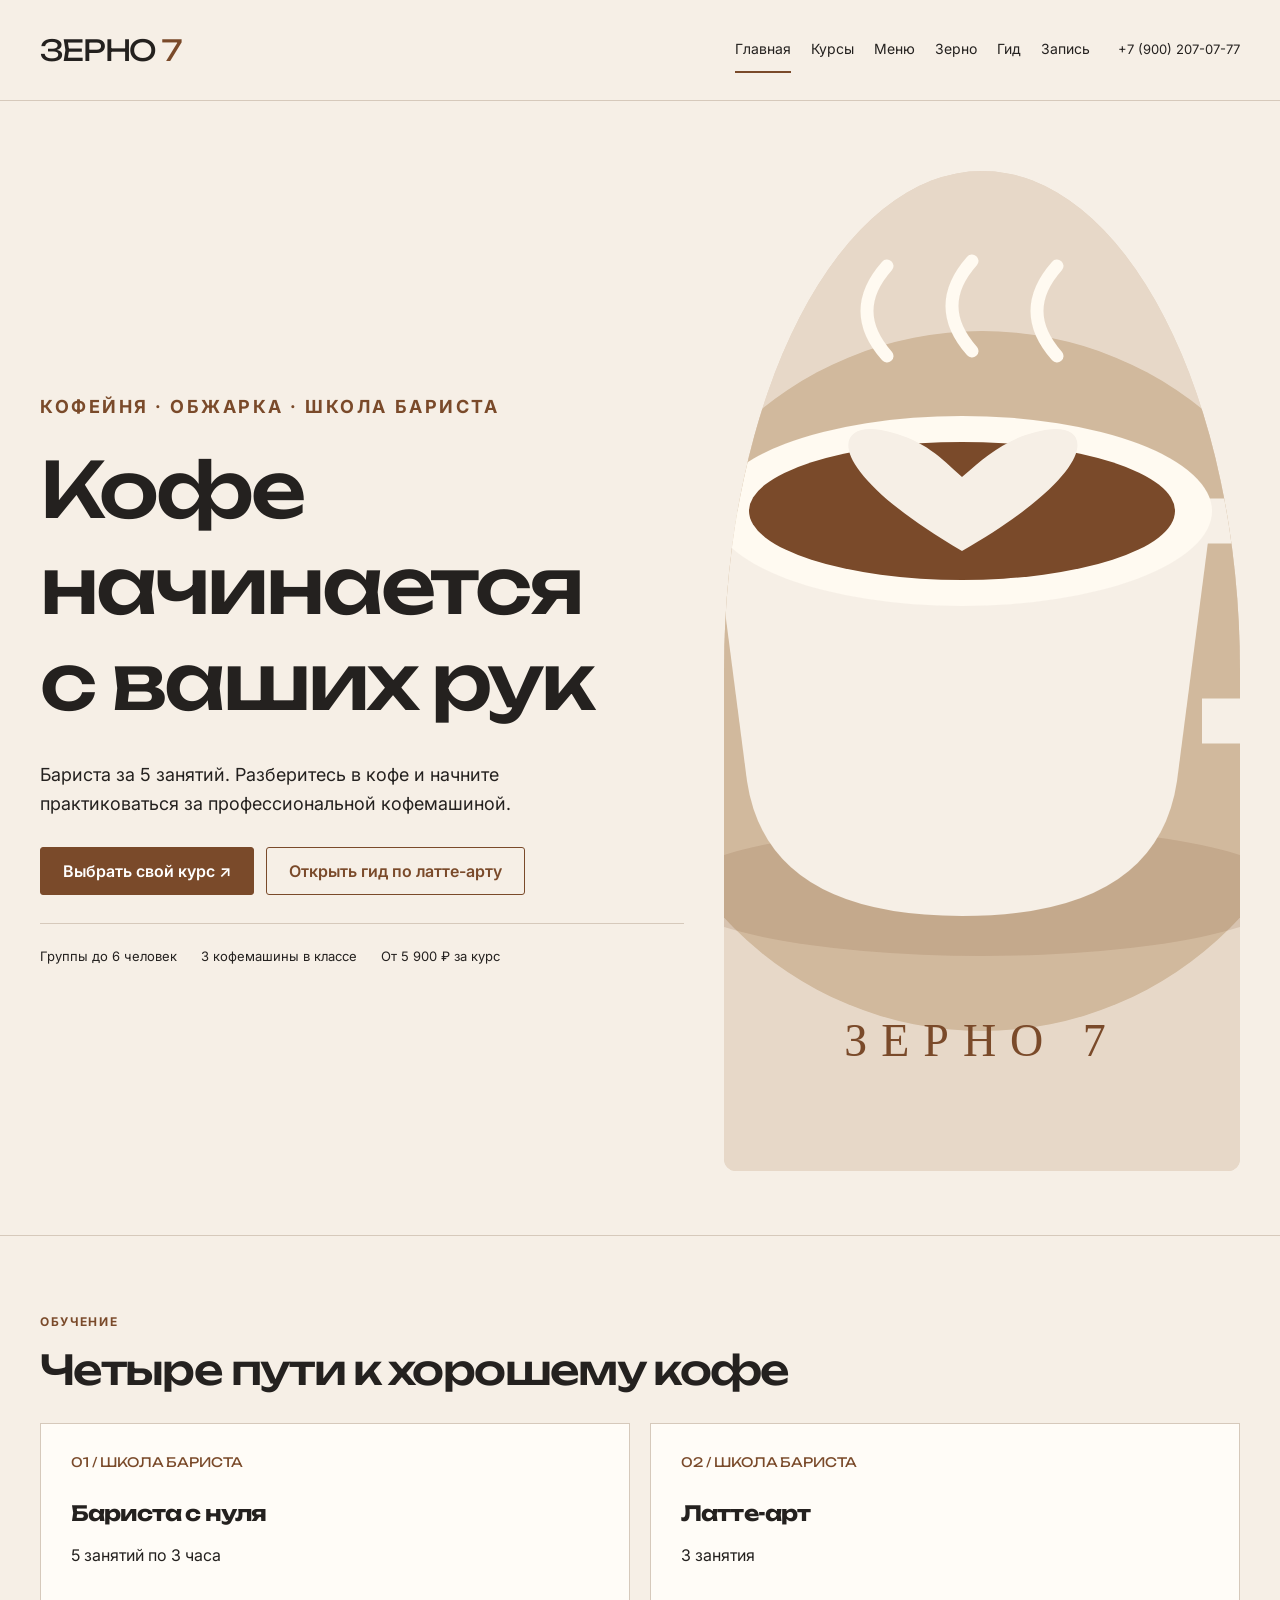
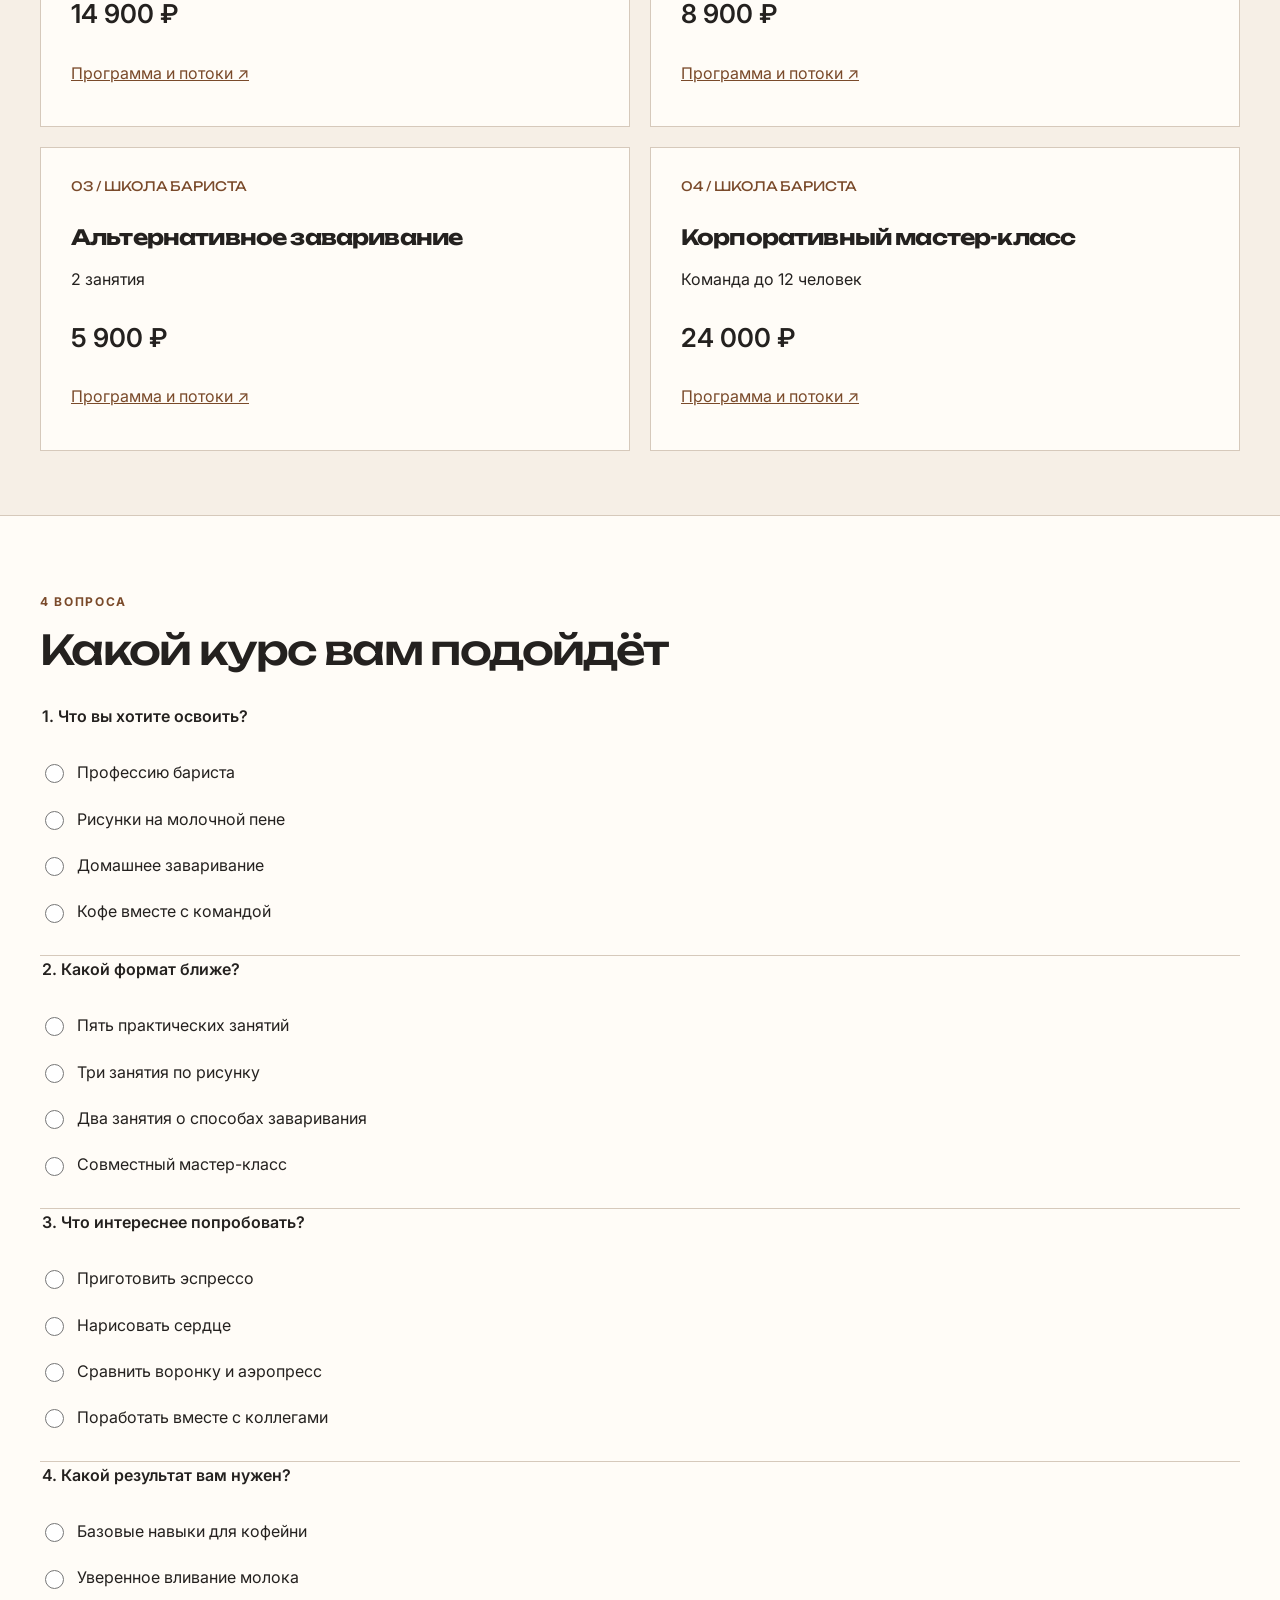
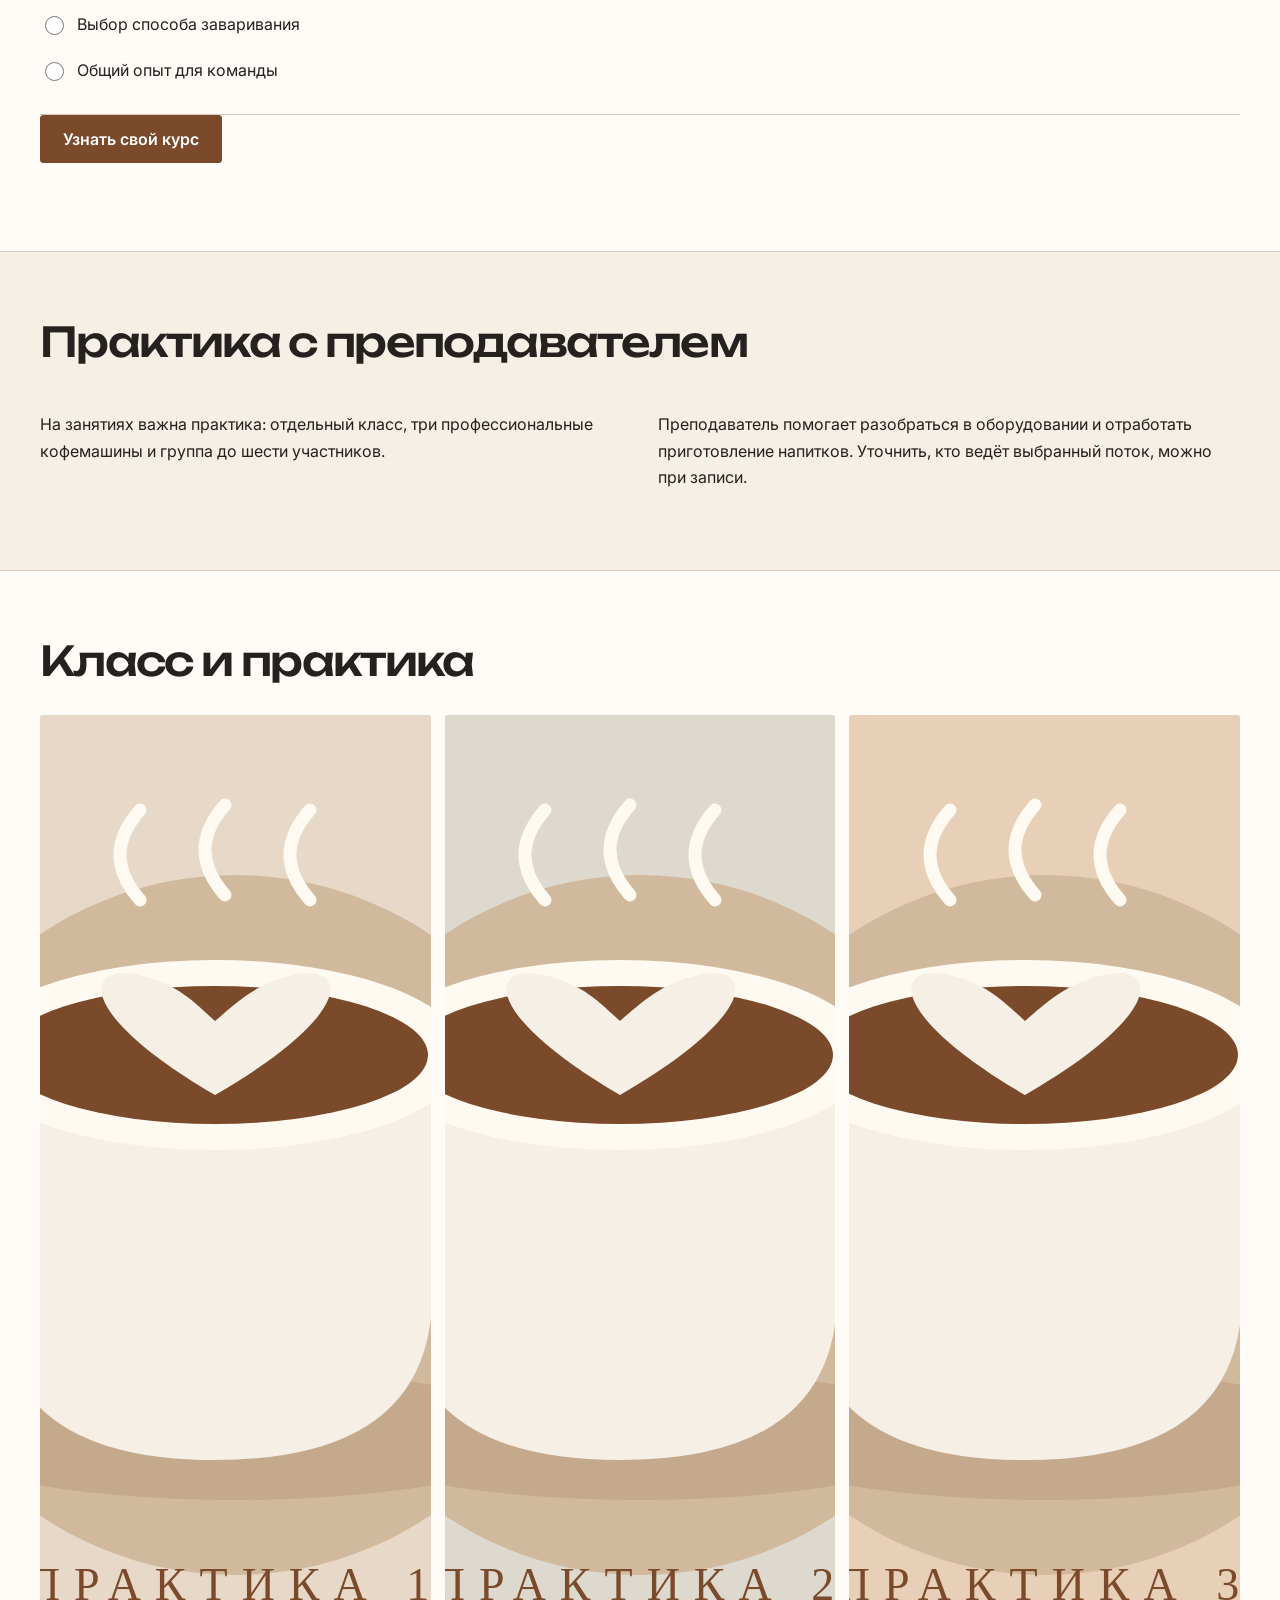
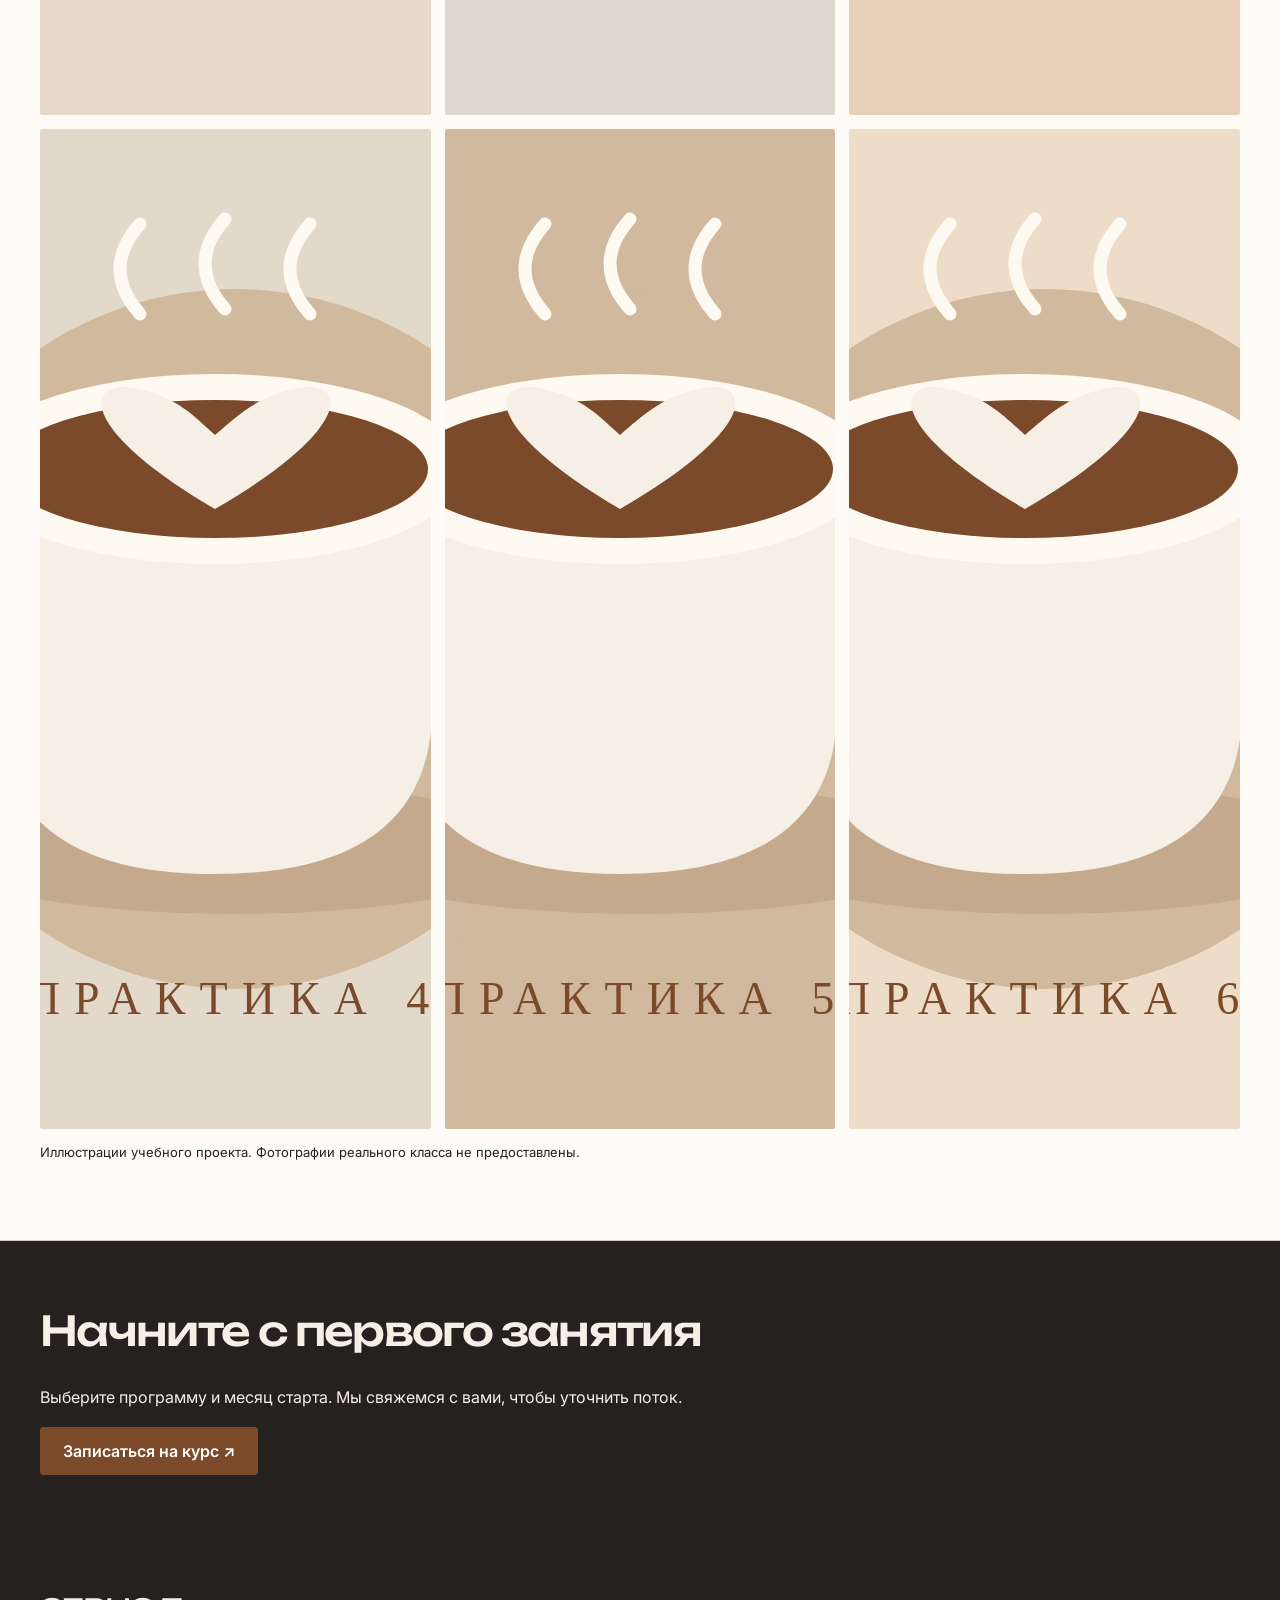
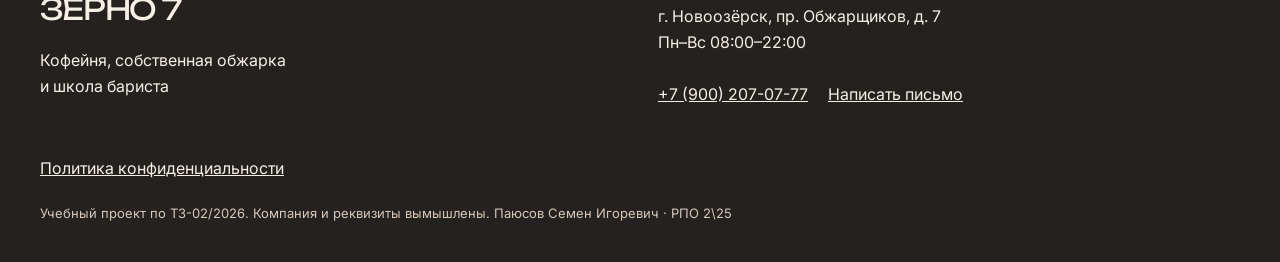
<file: index.html>
<!doctype html><html lang="ru"><head><meta charset="utf-8"><meta name="viewport" content="width=device-width, initial-scale=1"><title>Кофейня и школа бариста — Зерно 7</title><meta name="description" content="Курсы бариста, латте-арт и альтернативное заваривание. Выберите обучение и оставьте заявку."><meta property="og:title" content="Кофейня и школа бариста — Зерно 7"><meta property="og:description" content="Курсы бариста, латте-арт и альтернативное заваривание. Выберите обучение и оставьте заявку."><meta property="og:image" content="img/og.jpg"><meta property="og:type" content="website"><meta name="theme-color" content="#7a4a2a"><link rel="icon" href="img/favicon.svg" type="image/svg+xml"><link rel="stylesheet" href="css/style.css"><script src="js/config.js"></script><script src="js/analytics.js"></script><script defer src="js/site.js"></script><script defer src="js/form.js"></script></head><body><a class="skip" href="#main">К содержанию</a><header><div class="wrap top"><a class="logo" href="index.html">ЗЕРНО <span>7</span></a><button type="button" class="nav-toggle" aria-controls="nav" aria-expanded="false">Меню</button><nav id="nav" aria-label="Основная навигация"><a href="index.html" aria-current="page">Главная</a><a href="courses.html">Курсы</a><a href="menu.html">Меню</a><a href="beans.html">Зерно</a><a href="latte-guide.html">Гид</a><a href="contacts.html">Запись</a></nav><a class="tel" href="tel:+79002070777" data-event="contact_click" data-contact-type="phone">+7 (900) 207-07-77</a></div></header><main id="main"><div class="wrap hero"><div><p class="eyebrow">КОФЕЙНЯ · ОБЖАРКА · ШКОЛА БАРИСТА</p><h1>Кофе начинается<br>с ваших рук</h1><p>Бариста за 5 занятий. Разберитесь в кофе и начните практиковаться за профессиональной кофемашиной.</p><div class="actions"><a class="btn" href="contacts.html" data-event="cta_click" data-button-name="hero" data-page-section="hero">Выбрать свой курс ↗</a><a class="btn outline" href="latte-guide.html">Открыть гид по латте-арту</a></div><div class="meta"><span>Группы до 6 человек</span><span>3 кофемашины в классе</span><span>От 5 900 ₽ за курс</span></div></div><div class="hero-visual"><img src="img/coffee.svg" width="1000" height="1000" alt="Иллюстрация чашки кофе с рисунком сердца"></div></div><section class="section "><div class="wrap"><p class="eyebrow">ОБУЧЕНИЕ</p><h2>Четыре пути к хорошему кофе</h2><div class="grid"><article class="card"><div class="number">01 / ШКОЛА БАРИСТА</div><h3>Бариста с нуля</h3><p>5 занятий по 3 часа</p><p class="price">14 900 ₽</p><a href="courses.html#barista_basic" data-event="view_course" data-course-name="barista_basic">Программа и потоки ↗</a></article><article class="card"><div class="number">02 / ШКОЛА БАРИСТА</div><h3>Латте-арт</h3><p>3 занятия</p><p class="price">8 900 ₽</p><a href="courses.html#latte_art" data-event="view_course" data-course-name="latte_art">Программа и потоки ↗</a></article><article class="card"><div class="number">03 / ШКОЛА БАРИСТА</div><h3>Альтернативное заваривание</h3><p>2 занятия</p><p class="price">5 900 ₽</p><a href="courses.html#alternative" data-event="view_course" data-course-name="alternative">Программа и потоки ↗</a></article><article class="card"><div class="number">04 / ШКОЛА БАРИСТА</div><h3>Корпоративный мастер-класс</h3><p>Команда до 12 человек</p><p class="price">24 000 ₽</p><a href="courses.html#corporate" data-event="view_course" data-course-name="corporate">Программа и потоки ↗</a></article></div></div></section><section class="section white"><div class="wrap"><p class="eyebrow">4 ВОПРОСА</p><h2>Какой курс вам подойдёт</h2><form id="quiz" class="quiz"><fieldset><legend>1. Что вы хотите освоить?</legend><label><input type="radio" name="q0" value="0" required>Профессию бариста</label><label><input type="radio" name="q0" value="1" required>Рисунки на молочной пене</label><label><input type="radio" name="q0" value="2" required>Домашнее заваривание</label><label><input type="radio" name="q0" value="3" required>Кофе вместе с командой</label></fieldset><fieldset><legend>2. Какой формат ближе?</legend><label><input type="radio" name="q1" value="0" required>Пять практических занятий</label><label><input type="radio" name="q1" value="1" required>Три занятия по рисунку</label><label><input type="radio" name="q1" value="2" required>Два занятия о способах заваривания</label><label><input type="radio" name="q1" value="3" required>Совместный мастер-класс</label></fieldset><fieldset><legend>3. Что интереснее попробовать?</legend><label><input type="radio" name="q2" value="0" required>Приготовить эспрессо</label><label><input type="radio" name="q2" value="1" required>Нарисовать сердце</label><label><input type="radio" name="q2" value="2" required>Сравнить воронку и аэропресс</label><label><input type="radio" name="q2" value="3" required>Поработать вместе с коллегами</label></fieldset><fieldset><legend>4. Какой результат вам нужен?</legend><label><input type="radio" name="q3" value="0" required>Базовые навыки для кофейни</label><label><input type="radio" name="q3" value="1" required>Уверенное вливание молока</label><label><input type="radio" name="q3" value="2" required>Выбор способа заваривания</label><label><input type="radio" name="q3" value="3" required>Общий опыт для команды</label></fieldset><button type="submit">Узнать свой курс</button><div id="quiz-result" class="quiz-result" role="status"></div></form></div></section><section class="section "><div class="wrap"><h2>Практика с преподавателем</h2><div class="split"><p>На занятиях важна практика: отдельный класс, три профессиональные кофемашины и группа до шести участников.</p><p>Преподаватель помогает разобраться в оборудовании и отработать приготовление напитков. Уточнить, кто ведёт выбранный поток, можно при записи.</p></div></div></section><section class="section white"><div class="wrap"><h2>Класс и практика</h2><div class="gallery"><button type="button" data-photo="1" aria-label="Открыть иллюстрацию практики 1"><img src="img/study-1.svg" width="1000" height="1000" loading="lazy" alt="Иллюстрация практики приготовления кофе 1"></button><button type="button" data-photo="2" aria-label="Открыть иллюстрацию практики 2"><img src="img/study-2.svg" width="1000" height="1000" loading="lazy" alt="Иллюстрация практики приготовления кофе 2"></button><button type="button" data-photo="3" aria-label="Открыть иллюстрацию практики 3"><img src="img/study-3.svg" width="1000" height="1000" loading="lazy" alt="Иллюстрация практики приготовления кофе 3"></button><button type="button" data-photo="4" aria-label="Открыть иллюстрацию практики 4"><img src="img/study-4.svg" width="1000" height="1000" loading="lazy" alt="Иллюстрация практики приготовления кофе 4"></button><button type="button" data-photo="5" aria-label="Открыть иллюстрацию практики 5"><img src="img/study-5.svg" width="1000" height="1000" loading="lazy" alt="Иллюстрация практики приготовления кофе 5"></button><button type="button" data-photo="6" aria-label="Открыть иллюстрацию практики 6"><img src="img/study-6.svg" width="1000" height="1000" loading="lazy" alt="Иллюстрация практики приготовления кофе 6"></button></div><p class="gallery-caption">Иллюстрации учебного проекта. Фотографии реального класса не предоставлены.</p><dialog id="gallery-dialog"><img alt="Увеличенная иллюстрация"><button type="button" data-close-dialog>Закрыть</button></dialog></div></section><section class="section dark"><div class="wrap"><h2>Начните с первого занятия</h2><p>Выберите программу и месяц старта. Мы свяжемся с вами, чтобы уточнить поток.</p><a class="btn" href="contacts.html" data-event="cta_click" data-button-name="bottom" data-page-section="bottom">Записаться на курс ↗</a></div></section></main><footer class="footer"><div class="wrap"><div class="split"><div><a class="logo" href="index.html">ЗЕРНО 7</a><p>Кофейня, собственная обжарка<br>и школа бариста</p></div><div><p>г. Новоозёрск, пр. Обжарщиков, д. 7<br>Пн–Вс 08:00–22:00</p><a href="tel:+79002070777" data-event="contact_click" data-contact-type="phone">+7 (900) 207-07-77</a><a href="mailto:hello@zerno7.example" data-event="contact_click" data-contact-type="email">Написать письмо</a></div></div><div data-social-links data-page-section="footer"></div><a href="privacy.html">Политика конфиденциальности</a><p class="small">Учебный проект по ТЗ-02/2026. Компания и реквизиты вымышлены. Паюсов Семен Игоревич · РПО 2\25</p></div></footer></body></html>
</file>
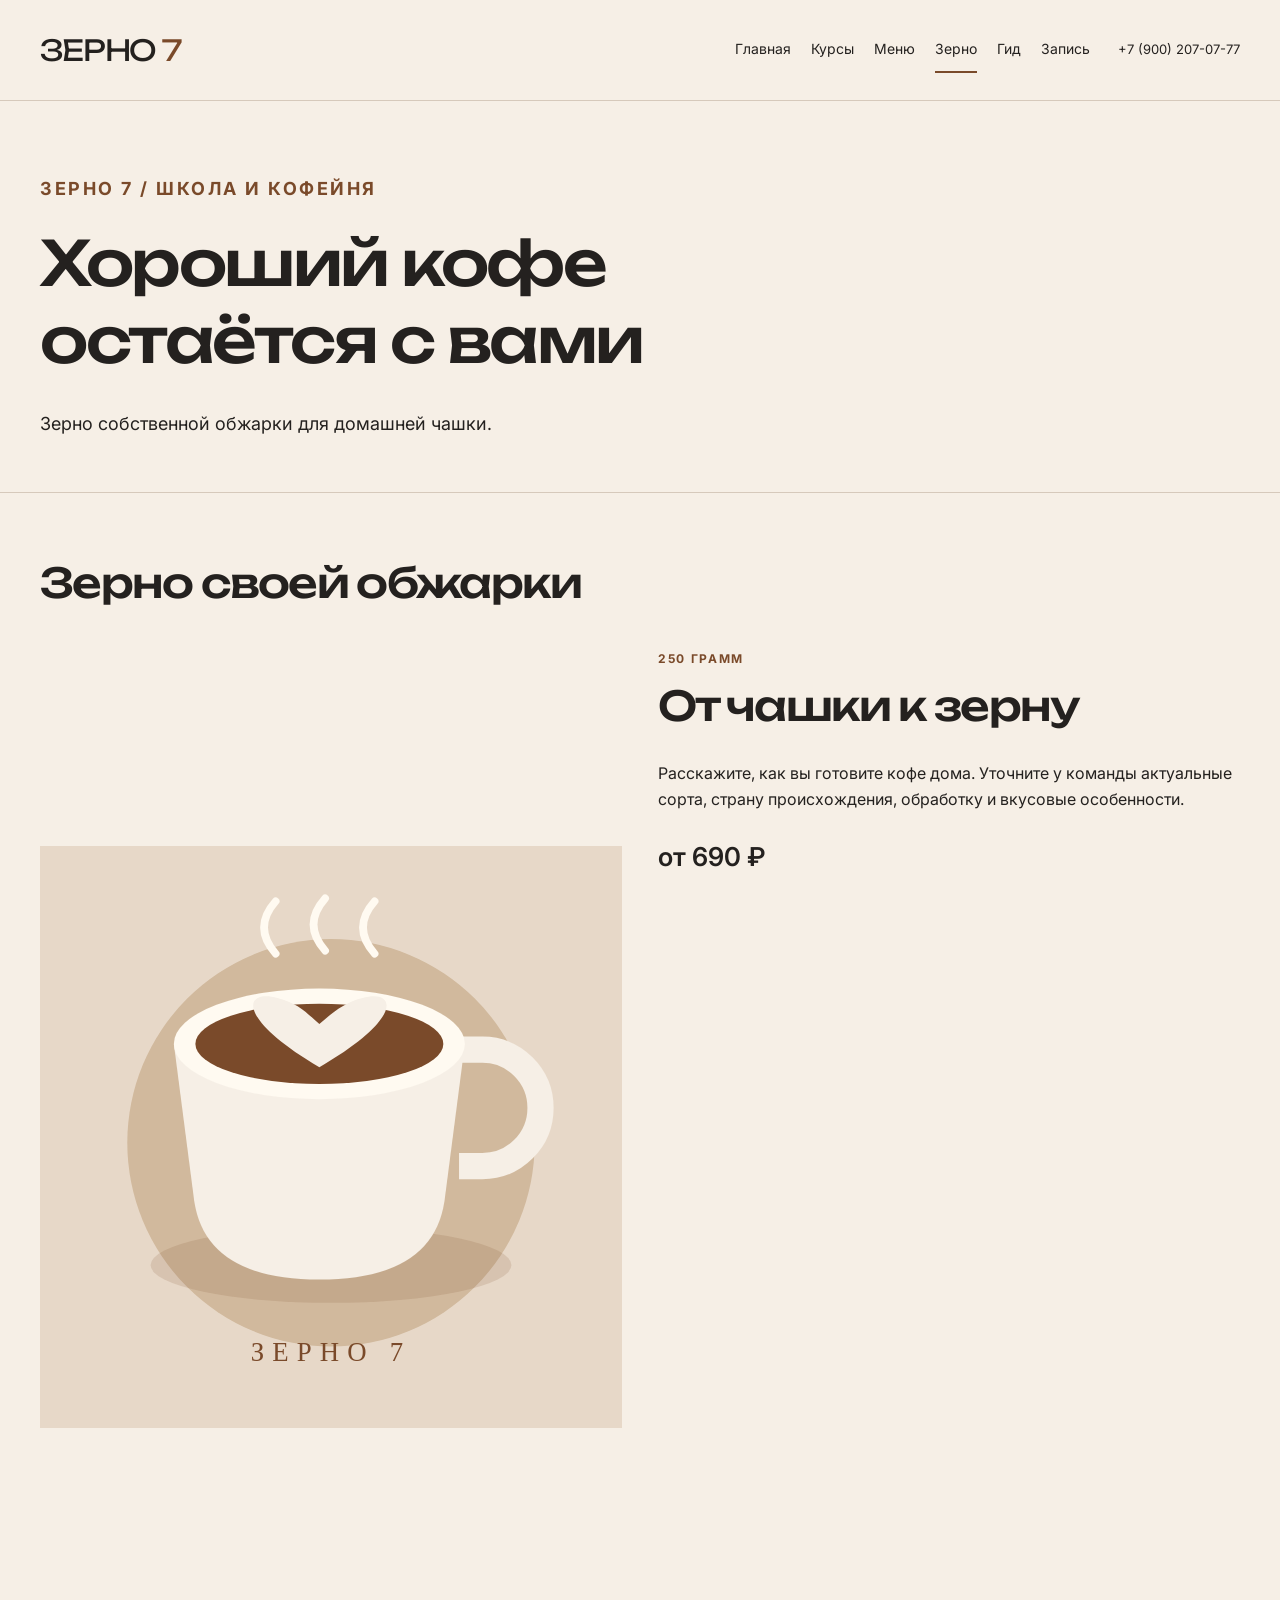
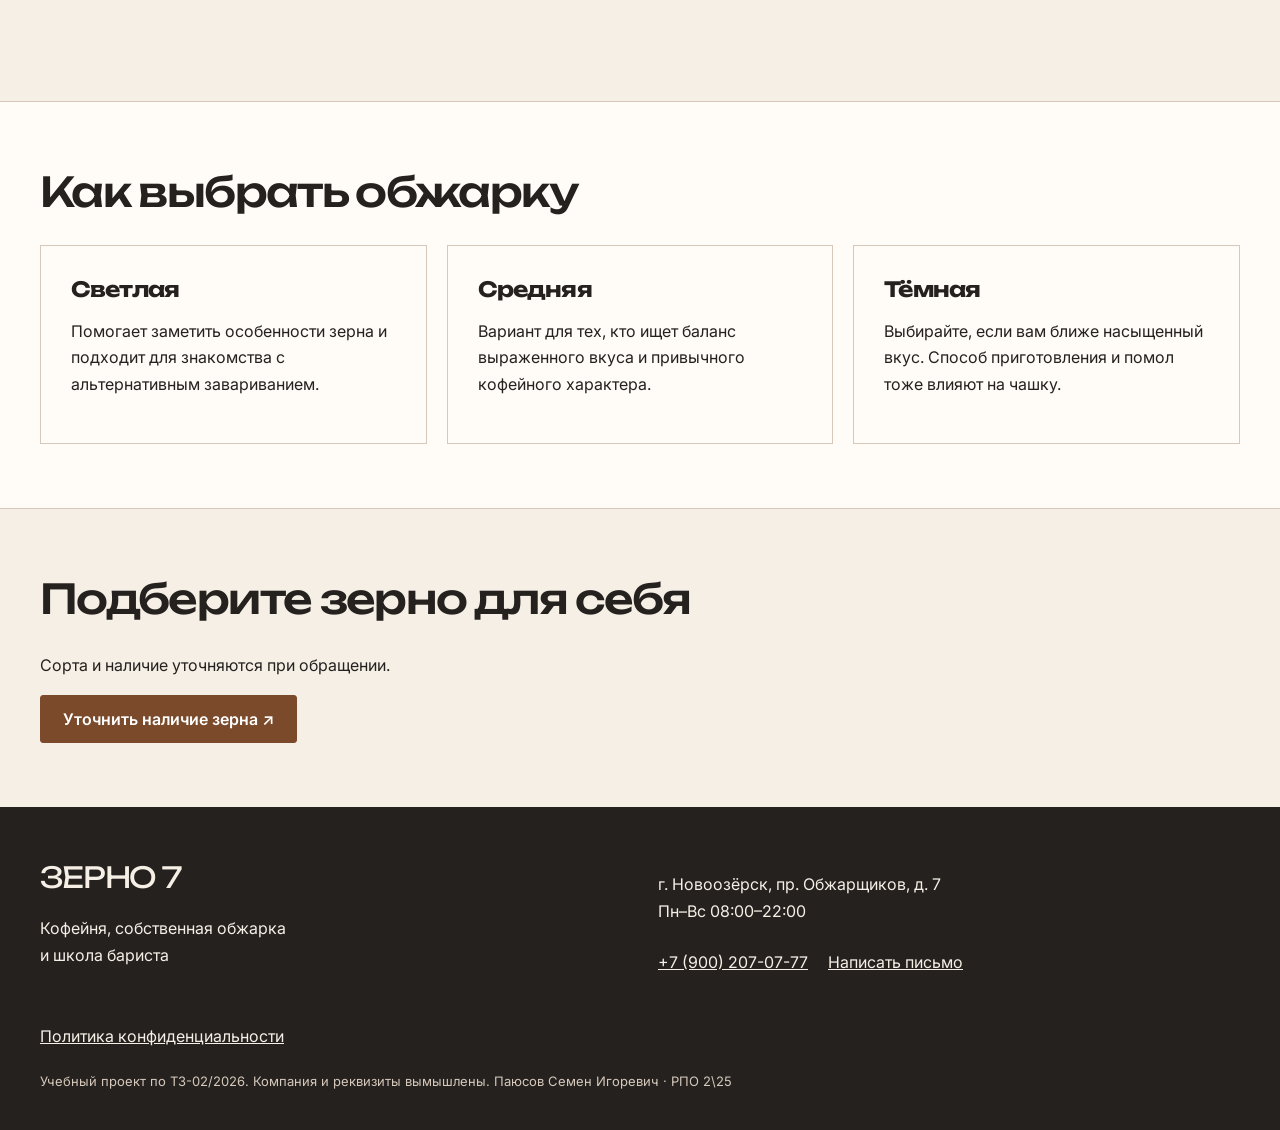
<file: beans.html>
<!doctype html><html lang="ru"><head><meta charset="utf-8"><meta name="viewport" content="width=device-width, initial-scale=1"><title>Зерно своей обжарки — Зерно 7</title><meta name="description" content="Кофе собственной обжарки: упаковка 250 г от 690 рублей. Поможем выбрать зерно."><meta property="og:title" content="Зерно своей обжарки — Зерно 7"><meta property="og:description" content="Кофе собственной обжарки: упаковка 250 г от 690 рублей. Поможем выбрать зерно."><meta property="og:image" content="img/og.jpg"><meta property="og:type" content="website"><meta name="theme-color" content="#7a4a2a"><link rel="icon" href="img/favicon.svg" type="image/svg+xml"><link rel="stylesheet" href="css/style.css"><script src="js/config.js"></script><script src="js/analytics.js"></script><script defer src="js/site.js"></script><script defer src="js/form.js"></script></head><body><a class="skip" href="#main">К содержанию</a><header><div class="wrap top"><a class="logo" href="index.html">ЗЕРНО <span>7</span></a><button type="button" class="nav-toggle" aria-controls="nav" aria-expanded="false">Меню</button><nav id="nav" aria-label="Основная навигация"><a href="index.html">Главная</a><a href="courses.html">Курсы</a><a href="menu.html">Меню</a><a href="beans.html" aria-current="page">Зерно</a><a href="latte-guide.html">Гид</a><a href="contacts.html">Запись</a></nav><a class="tel" href="tel:+79002070777" data-event="contact_click" data-contact-type="phone">+7 (900) 207-07-77</a></div></header><main id="main"><div class="intro wrap"><p class="eyebrow">ЗЕРНО 7 / ШКОЛА И КОФЕЙНЯ</p><h1>Хороший кофе<br>остаётся с вами</h1><p>Зерно собственной обжарки для домашней чашки.</p></div><section class="section "><div class="wrap"><h2>Зерно своей обжарки</h2><div class="split"><img src="img/coffee.svg" width="1000" height="1000" alt="Иллюстрация кофе собственной обжарки"><div><p class="eyebrow">250 ГРАММ</p><h2>От чашки к зерну</h2><p>Расскажите, как вы готовите кофе дома. Уточните у команды актуальные сорта, страну происхождения, обработку и вкусовые особенности.</p><p class="price">от 690 ₽</p></div></div></div></section><section class="section white"><div class="wrap"><h2>Как выбрать обжарку</h2><div class="grid three"><article class="card"><h3>Светлая</h3><p>Помогает заметить особенности зерна и подходит для знакомства с альтернативным завариванием.</p></article><article class="card"><h3>Средняя</h3><p>Вариант для тех, кто ищет баланс выраженного вкуса и привычного кофейного характера.</p></article><article class="card"><h3>Тёмная</h3><p>Выбирайте, если вам ближе насыщенный вкус. Способ приготовления и помол тоже влияют на чашку.</p></article></div></div></section><section class="section "><div class="wrap"><h2>Подберите зерно для себя</h2><p>Сорта и наличие уточняются при обращении.</p><a class="btn" href="contacts.html" data-event="cta_click" data-button-name="beans_order" data-page-section="beans">Уточнить наличие зерна ↗</a></div></section></main><footer class="footer"><div class="wrap"><div class="split"><div><a class="logo" href="index.html">ЗЕРНО 7</a><p>Кофейня, собственная обжарка<br>и школа бариста</p></div><div><p>г. Новоозёрск, пр. Обжарщиков, д. 7<br>Пн–Вс 08:00–22:00</p><a href="tel:+79002070777" data-event="contact_click" data-contact-type="phone">+7 (900) 207-07-77</a><a href="mailto:hello@zerno7.example" data-event="contact_click" data-contact-type="email">Написать письмо</a></div></div><div data-social-links data-page-section="footer"></div><a href="privacy.html">Политика конфиденциальности</a><p class="small">Учебный проект по ТЗ-02/2026. Компания и реквизиты вымышлены. Паюсов Семен Игоревич · РПО 2\25</p></div></footer></body></html>
</file>
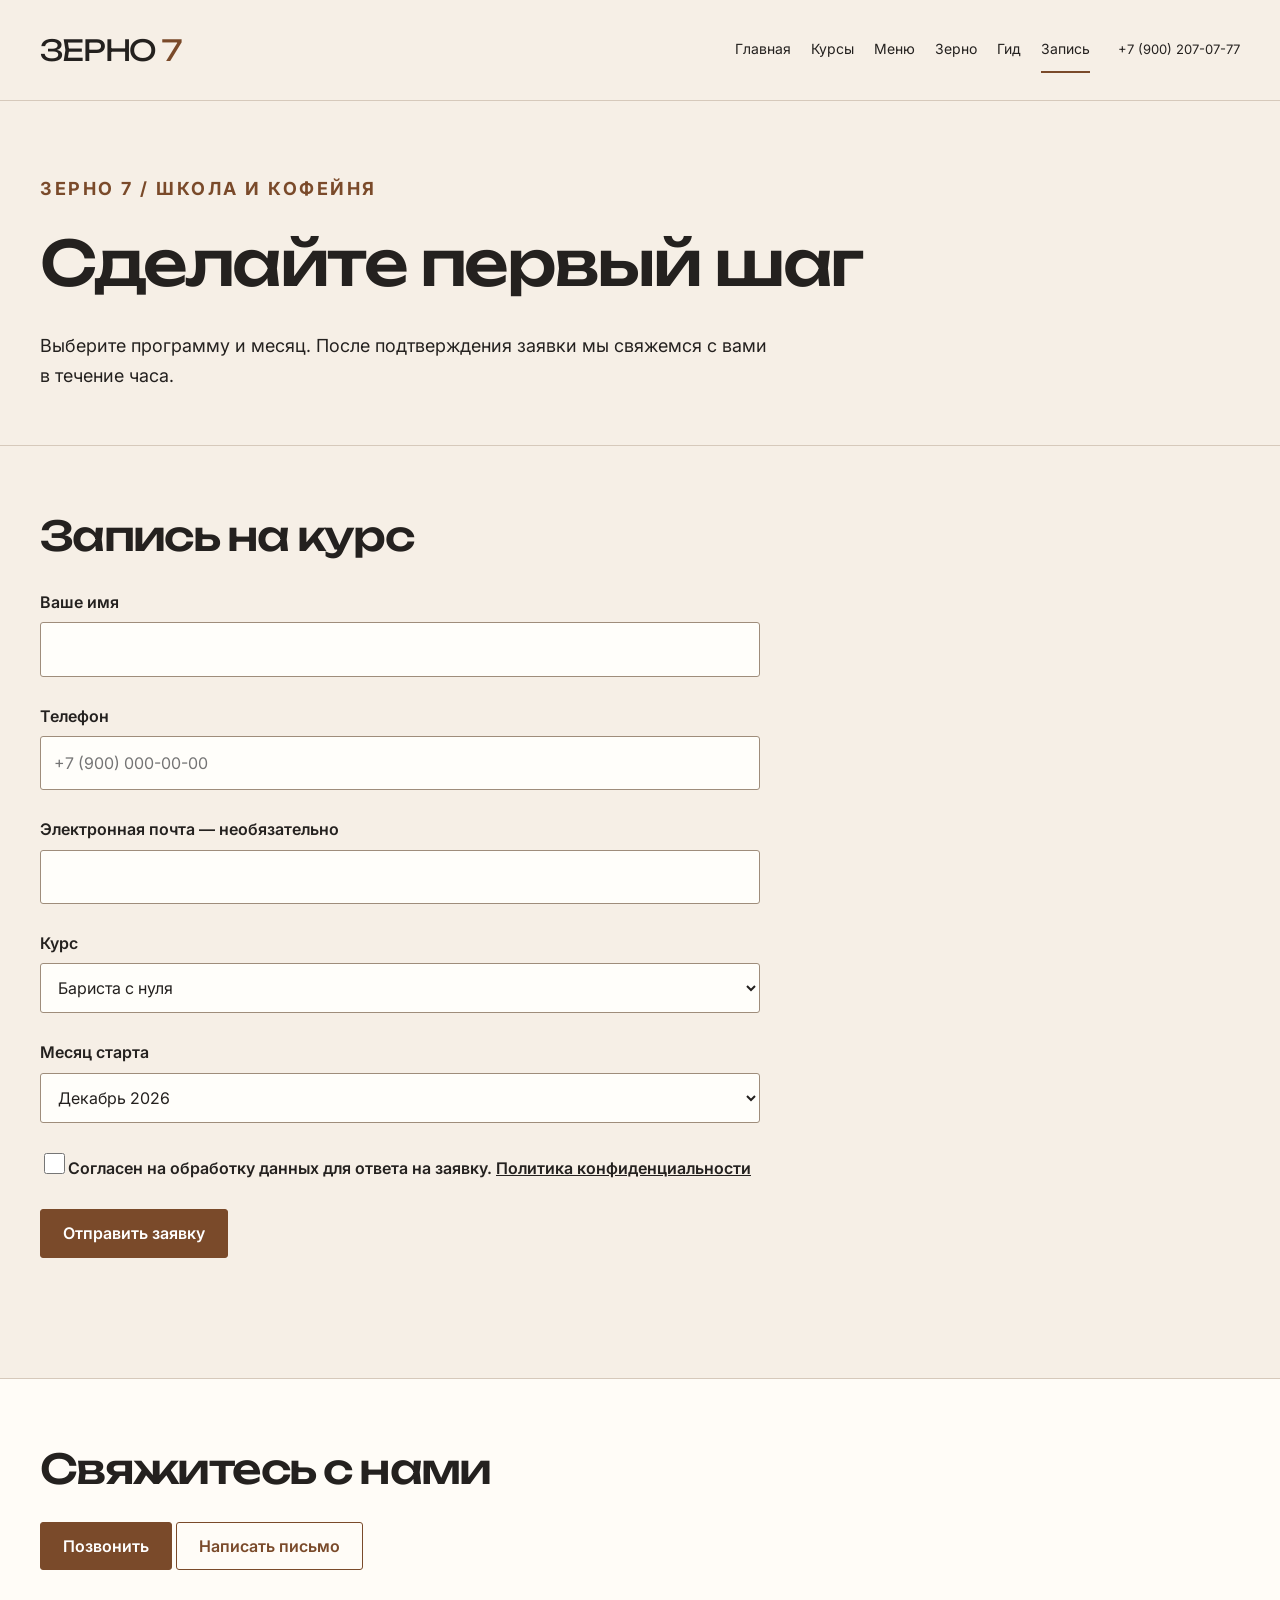
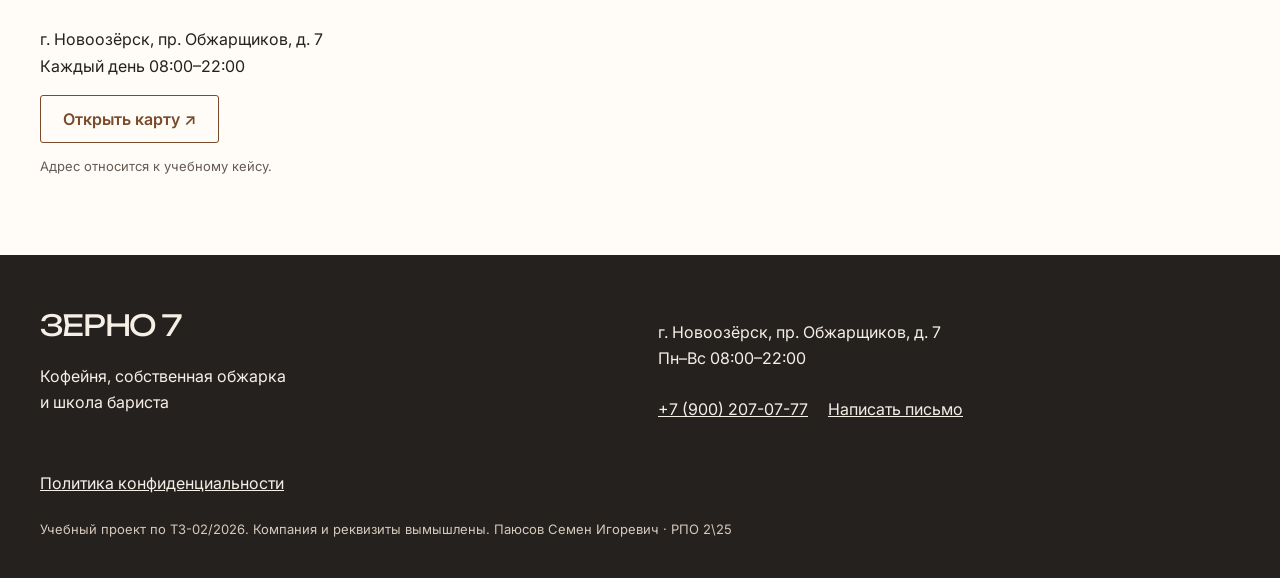
<file: contacts.html>
<!doctype html><html lang="ru"><head><meta charset="utf-8"><meta name="viewport" content="width=device-width, initial-scale=1"><title>Запись и контакты — Зерно 7</title><meta name="description" content="Оставьте заявку на курс и выберите удобный месяц старта."><meta property="og:title" content="Запись и контакты — Зерно 7"><meta property="og:description" content="Оставьте заявку на курс и выберите удобный месяц старта."><meta property="og:image" content="img/og.jpg"><meta property="og:type" content="website"><meta name="theme-color" content="#7a4a2a"><link rel="icon" href="img/favicon.svg" type="image/svg+xml"><link rel="stylesheet" href="css/style.css"><script src="js/config.js"></script><script src="js/analytics.js"></script><script defer src="js/site.js"></script><script defer src="js/form.js"></script></head><body><a class="skip" href="#main">К содержанию</a><header><div class="wrap top"><a class="logo" href="index.html">ЗЕРНО <span>7</span></a><button type="button" class="nav-toggle" aria-controls="nav" aria-expanded="false">Меню</button><nav id="nav" aria-label="Основная навигация"><a href="index.html">Главная</a><a href="courses.html">Курсы</a><a href="menu.html">Меню</a><a href="beans.html">Зерно</a><a href="latte-guide.html">Гид</a><a href="contacts.html" aria-current="page">Запись</a></nav><a class="tel" href="tel:+79002070777" data-event="contact_click" data-contact-type="phone">+7 (900) 207-07-77</a></div></header><main id="main"><div class="intro wrap"><p class="eyebrow">ЗЕРНО 7 / ШКОЛА И КОФЕЙНЯ</p><h1>Сделайте первый шаг</h1><p>Выберите программу и месяц. После подтверждения заявки мы свяжемся с вами в течение часа.</p></div><section class="section "><div class="wrap"><h2>Запись на курс</h2><form id="lead-form" class="form" novalidate><div class="field"><label for="name">Ваше имя</label><input id="name" name="name" autocomplete="name" minlength="2" maxlength="60" required><span class="error" id="name-error"></span></div><div class="field"><label for="phone">Телефон</label><input id="phone" name="phone" type="tel" autocomplete="tel" placeholder="+7 (900) 000-00-00" maxlength="30" required><span class="error" id="phone-error"></span></div><div class="field"><label for="email">Электронная почта — необязательно</label><input id="email" name="email" type="email" autocomplete="email" maxlength="200"><span class="error" id="email-error"></span></div><div class="field"><label for="course">Курс</label><select id="course" name="course"><option value="barista_basic">Бариста с нуля</option><option value="latte_art">Латте-арт</option><option value="alternative">Альтернативное заваривание</option><option value="corporate">Корпоративный мастер-класс</option></select><span class="error" id="course-error"></span></div><div class="field"><label for="start_month">Месяц старта</label><select id="start_month" name="start_month"><option value="dec_2026">Декабрь 2026</option><option value="jan_2027">Январь 2027</option><option value="feb_2027">Февраль 2027</option></select><span class="error" id="start_month-error"></span></div><div class="field"><label class="check"><input type="checkbox" name="consent" id="consent" required><span>Согласен на обработку данных для ответа на заявку. <a href="privacy.html">Политика конфиденциальности</a></span></label><span class="error" id="consent-error"></span></div><input type="hidden" name="request_id"><input type="hidden" name="utm_source"><input type="hidden" name="utm_medium"><input type="hidden" name="utm_campaign"><input type="hidden" name="utm_content"><button type="submit">Отправить заявку</button><p id="form-status" class="status" role="status" aria-live="polite"></p></form></div></section><section class="section white"><div class="wrap"><h2>Свяжитесь с нами</h2><a class="btn" href="tel:+79002070777" data-event="contact_click" data-contact-type="phone">Позвонить</a> <a class="btn outline" href="mailto:hello@zerno7.example" data-event="contact_click" data-contact-type="email">Написать письмо</a><div class="actions" data-messenger-links></div><p>г. Новоозёрск, пр. Обжарщиков, д. 7<br>Каждый день 08:00–22:00</p><a class="btn outline" target="_blank" rel="noopener" href="https://yandex.ru/maps/?text=Новоозёрск%20Обжарщиков%207" data-event="map_open" data-map-service="yandex">Открыть карту ↗</a><p class="small">Адрес относится к учебному кейсу.</p></div></section></main><footer class="footer"><div class="wrap"><div class="split"><div><a class="logo" href="index.html">ЗЕРНО 7</a><p>Кофейня, собственная обжарка<br>и школа бариста</p></div><div><p>г. Новоозёрск, пр. Обжарщиков, д. 7<br>Пн–Вс 08:00–22:00</p><a href="tel:+79002070777" data-event="contact_click" data-contact-type="phone">+7 (900) 207-07-77</a><a href="mailto:hello@zerno7.example" data-event="contact_click" data-contact-type="email">Написать письмо</a></div></div><div data-social-links data-page-section="footer"></div><a href="privacy.html">Политика конфиденциальности</a><p class="small">Учебный проект по ТЗ-02/2026. Компания и реквизиты вымышлены. Паюсов Семен Игоревич · РПО 2\25</p></div></footer></body></html>
</file>
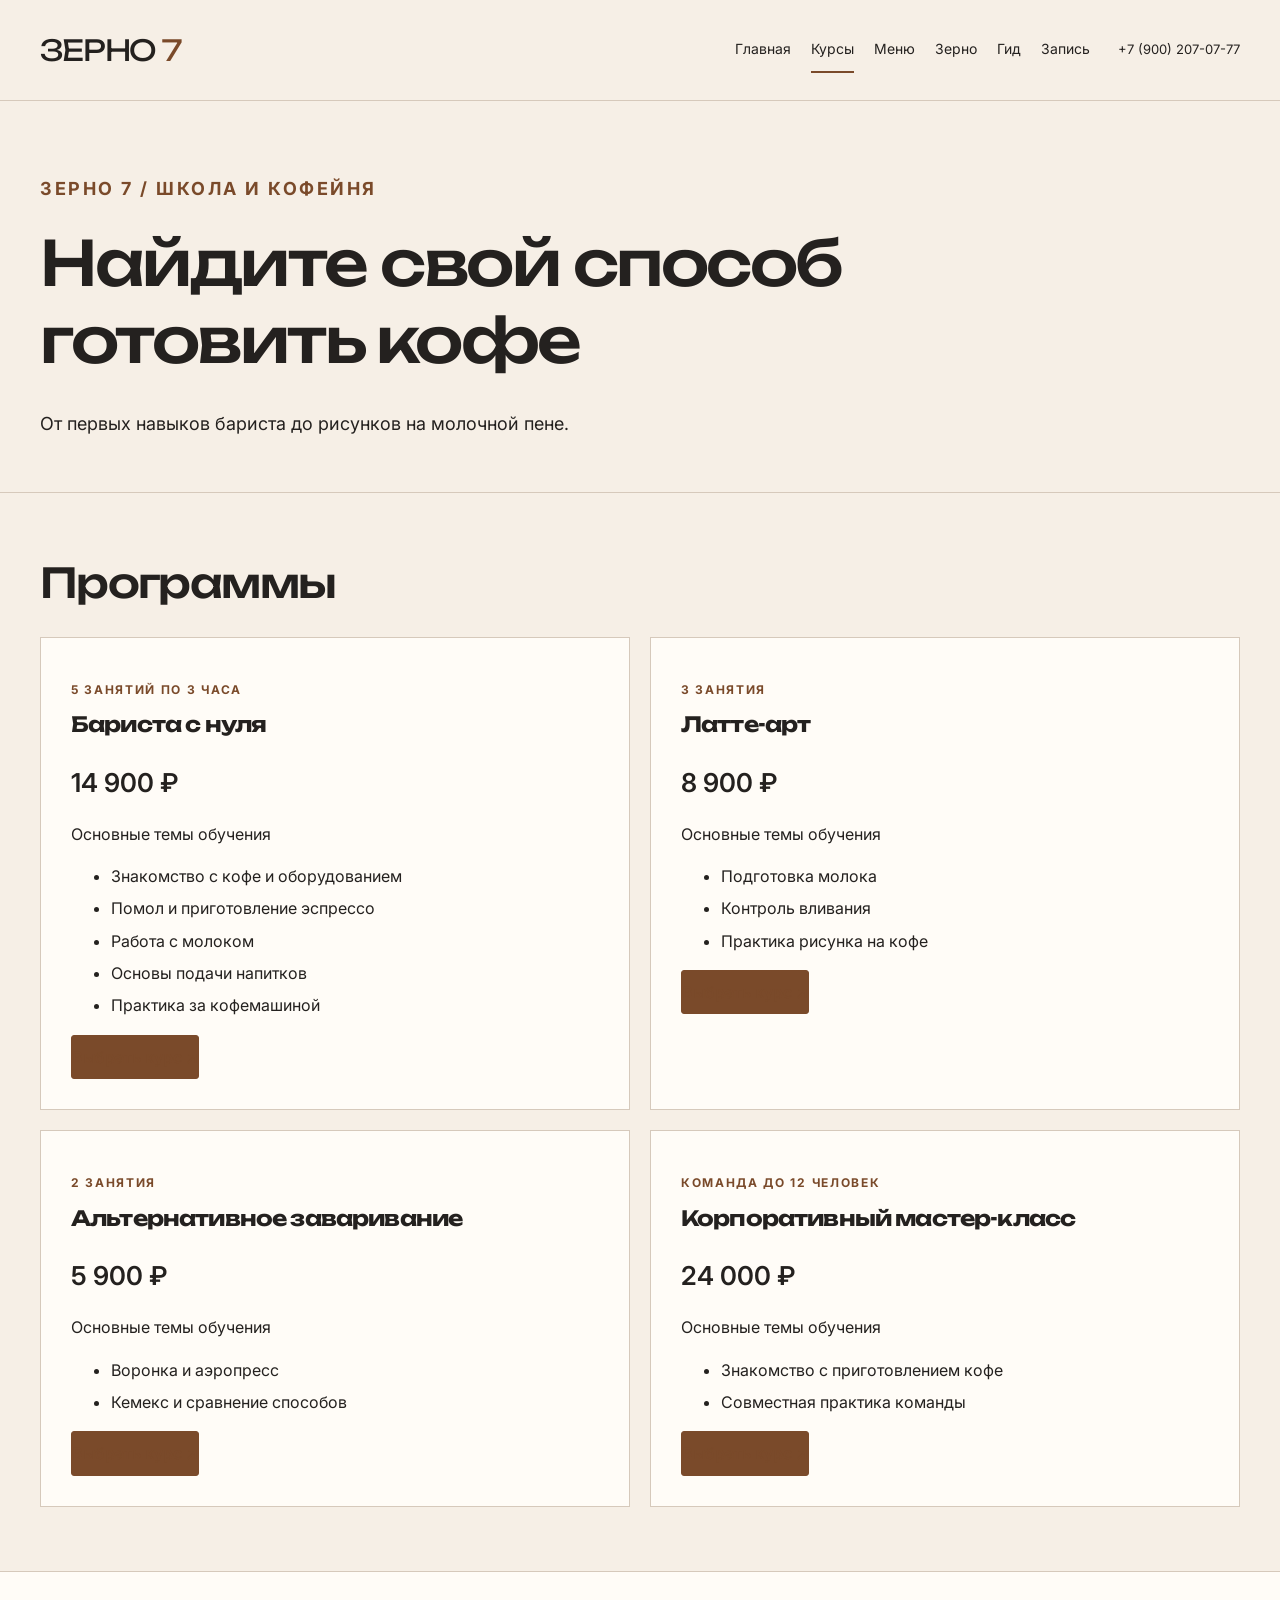
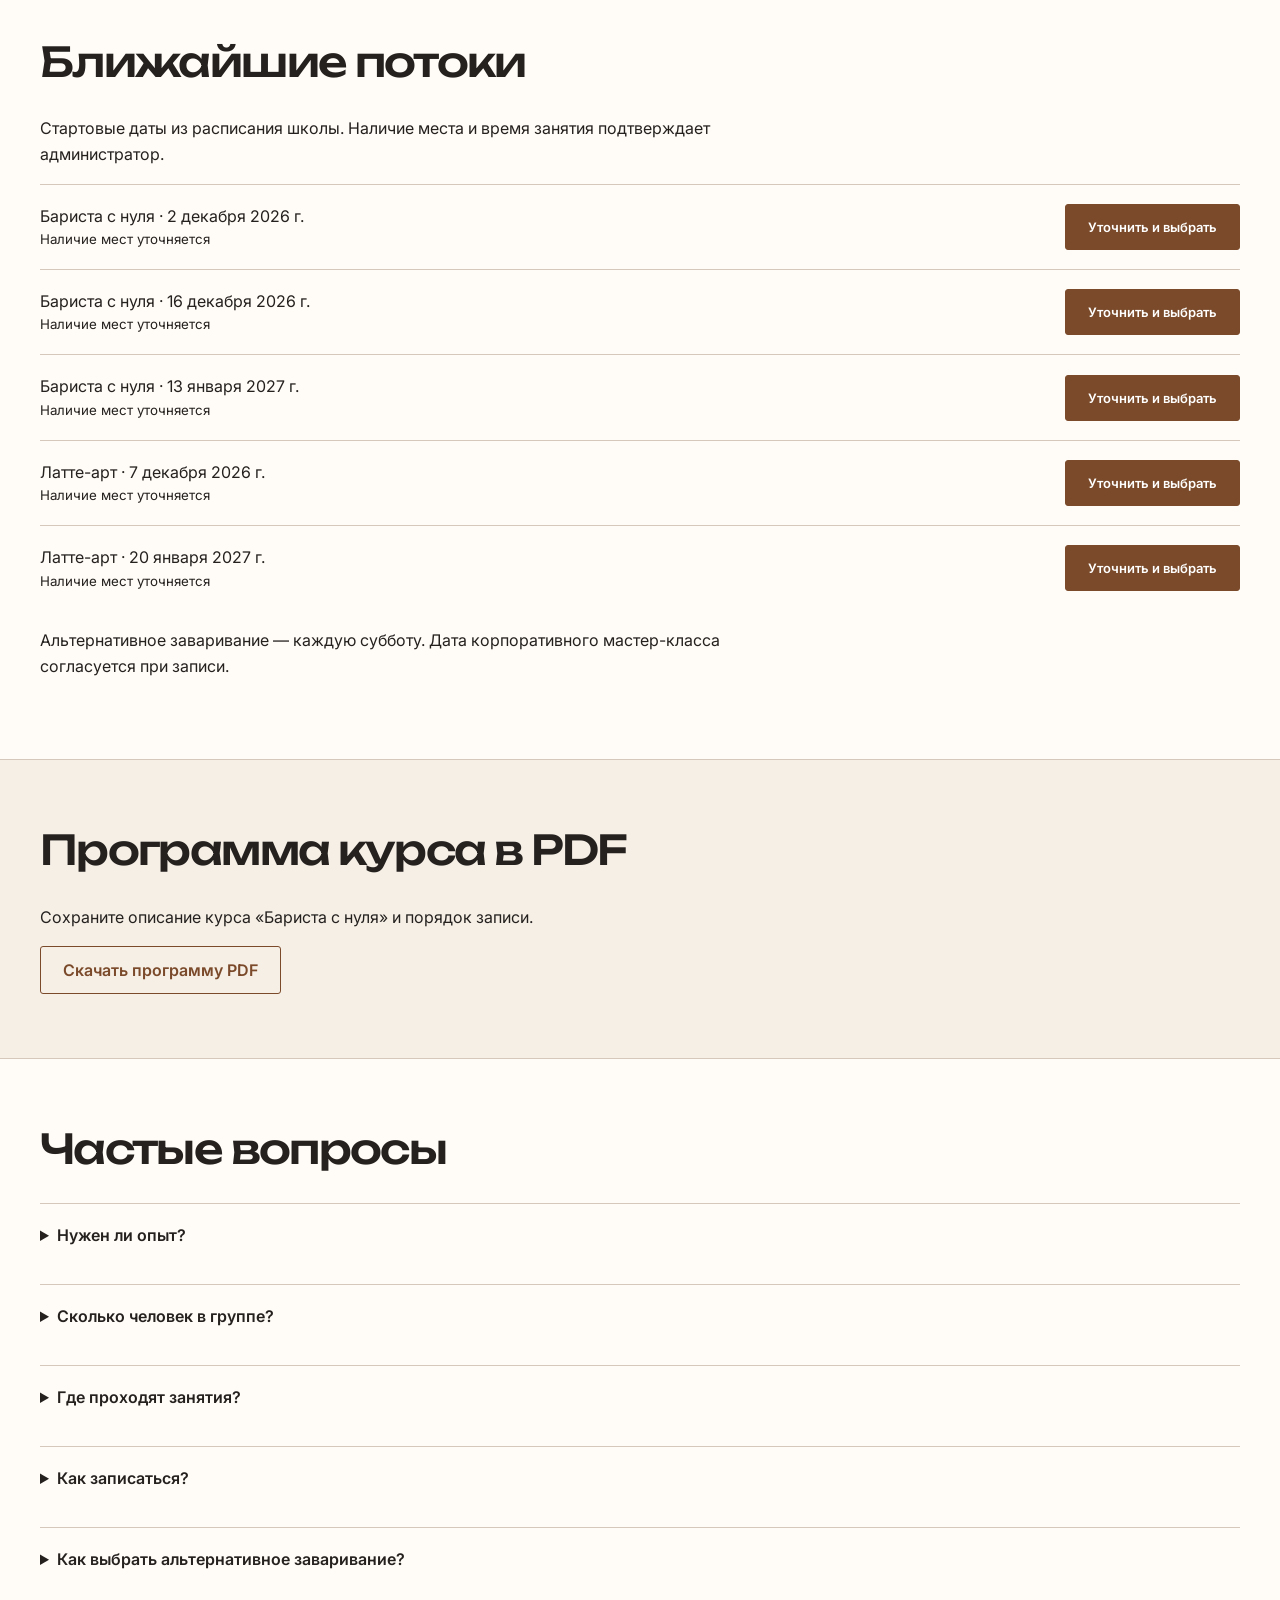
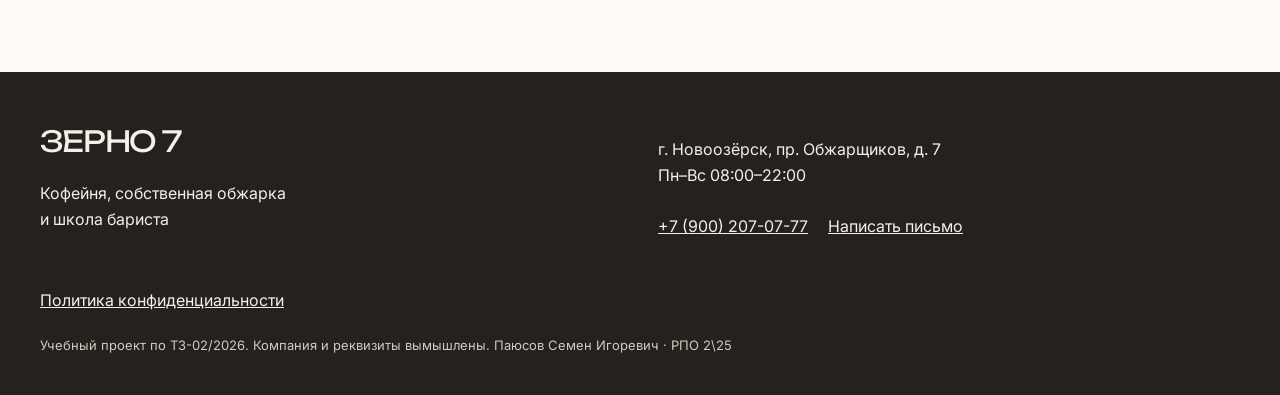
<file: courses.html>
<!doctype html><html lang="ru"><head><meta charset="utf-8"><meta name="viewport" content="width=device-width, initial-scale=1"><title>Курсы и потоки — Зерно 7</title><meta name="description" content="Четыре программы обучения, цены и ближайшие потоки школы бариста."><meta property="og:title" content="Курсы и потоки — Зерно 7"><meta property="og:description" content="Четыре программы обучения, цены и ближайшие потоки школы бариста."><meta property="og:image" content="img/og.jpg"><meta property="og:type" content="website"><meta name="theme-color" content="#7a4a2a"><link rel="icon" href="img/favicon.svg" type="image/svg+xml"><link rel="stylesheet" href="css/style.css"><script src="js/config.js"></script><script src="js/analytics.js"></script><script defer src="js/site.js"></script><script defer src="js/form.js"></script></head><body><a class="skip" href="#main">К содержанию</a><header><div class="wrap top"><a class="logo" href="index.html">ЗЕРНО <span>7</span></a><button type="button" class="nav-toggle" aria-controls="nav" aria-expanded="false">Меню</button><nav id="nav" aria-label="Основная навигация"><a href="index.html">Главная</a><a href="courses.html" aria-current="page">Курсы</a><a href="menu.html">Меню</a><a href="beans.html">Зерно</a><a href="latte-guide.html">Гид</a><a href="contacts.html">Запись</a></nav><a class="tel" href="tel:+79002070777" data-event="contact_click" data-contact-type="phone">+7 (900) 207-07-77</a></div></header><main id="main"><div class="intro wrap"><p class="eyebrow">ЗЕРНО 7 / ШКОЛА И КОФЕЙНЯ</p><h1>Найдите свой способ<br>готовить кофе</h1><p>От первых навыков бариста до рисунков на молочной пене.</p></div><section class="section "><div class="wrap"><h2>Программы</h2><div class="grid"><article class="card" id="barista_basic"><p class="eyebrow">5 занятий по 3 часа</p><h3>Бариста с нуля</h3><p class="price">14 900 ₽</p><p>Основные темы обучения</p><ul class="course-program"><li>Знакомство с кофе и оборудованием</li><li>Помол и приготовление эспрессо</li><li>Работа с молоком</li><li>Основы подачи напитков</li><li>Практика за кофемашиной</li></ul><a class="btn" href="contacts.html?course=barista_basic" data-event="cta_click" data-button-name="barista_basic" data-page-section="courses">Выбрать курс ↗</a></article><article class="card" id="latte_art"><p class="eyebrow">3 занятия</p><h3>Латте-арт</h3><p class="price">8 900 ₽</p><p>Основные темы обучения</p><ul class="course-program"><li>Подготовка молока</li><li>Контроль вливания</li><li>Практика рисунка на кофе</li></ul><a class="btn" href="contacts.html?course=latte_art" data-event="cta_click" data-button-name="latte_art" data-page-section="courses">Выбрать курс ↗</a></article><article class="card" id="alternative"><p class="eyebrow">2 занятия</p><h3>Альтернативное заваривание</h3><p class="price">5 900 ₽</p><p>Основные темы обучения</p><ul class="course-program"><li>Воронка и аэропресс</li><li>Кемекс и сравнение способов</li></ul><a class="btn" href="contacts.html?course=alternative" data-event="cta_click" data-button-name="alternative" data-page-section="courses">Выбрать курс ↗</a></article><article class="card" id="corporate"><p class="eyebrow">Команда до 12 человек</p><h3>Корпоративный мастер-класс</h3><p class="price">24 000 ₽</p><p>Основные темы обучения</p><ul class="course-program"><li>Знакомство с приготовлением кофе</li><li>Совместная практика команды</li></ul><a class="btn" href="contacts.html?course=corporate" data-event="cta_click" data-button-name="corporate" data-page-section="courses">Выбрать курс ↗</a></article></div></div></section><section class="section white"><div class="wrap"><h2>Ближайшие потоки</h2><p>Стартовые даты из расписания школы. Наличие места и время занятия подтверждает администратор.</p><div id="course-dates"></div></div></section><section class="section "><div class="wrap"><h2>Программа курса в PDF</h2><p>Сохраните описание курса «Бариста с нуля» и порядок записи.</p><a class="btn outline" href="files/program-barista.pdf" download>Скачать программу PDF</a></div></section><section class="section white"><div class="wrap"><h2>Частые вопросы</h2><details><summary>Нужен ли опыт?</summary><p>Курс «Бариста с нуля» рассчитан на начало обучения. При записи расскажите о своём опыте, чтобы подобрать программу.</p></details><details><summary>Сколько человек в группе?</summary><p>В обычной учебной группе до шести человек. Корпоративный мастер-класс рассчитан на команду до двенадцати человек.</p></details><details><summary>Где проходят занятия?</summary><p>В отдельном классе при кофейне по адресу: г. Новоозёрск, пр. Обжарщиков, д. 7.</p></details><details><summary>Как записаться?</summary><p>Заполните форму, укажите курс и месяц старта. Затем администратор подтвердит детали записи.</p></details><details><summary>Как выбрать альтернативное заваривание?</summary><p>На курсе рассматриваются воронка, аэропресс и кемекс — способы приготовления кофе без эспрессо-машины.</p></details></div></section></main><footer class="footer"><div class="wrap"><div class="split"><div><a class="logo" href="index.html">ЗЕРНО 7</a><p>Кофейня, собственная обжарка<br>и школа бариста</p></div><div><p>г. Новоозёрск, пр. Обжарщиков, д. 7<br>Пн–Вс 08:00–22:00</p><a href="tel:+79002070777" data-event="contact_click" data-contact-type="phone">+7 (900) 207-07-77</a><a href="mailto:hello@zerno7.example" data-event="contact_click" data-contact-type="email">Написать письмо</a></div></div><div data-social-links data-page-section="footer"></div><a href="privacy.html">Политика конфиденциальности</a><p class="small">Учебный проект по ТЗ-02/2026. Компания и реквизиты вымышлены. Паюсов Семен Игоревич · РПО 2\25</p></div></footer></body></html>
</file>
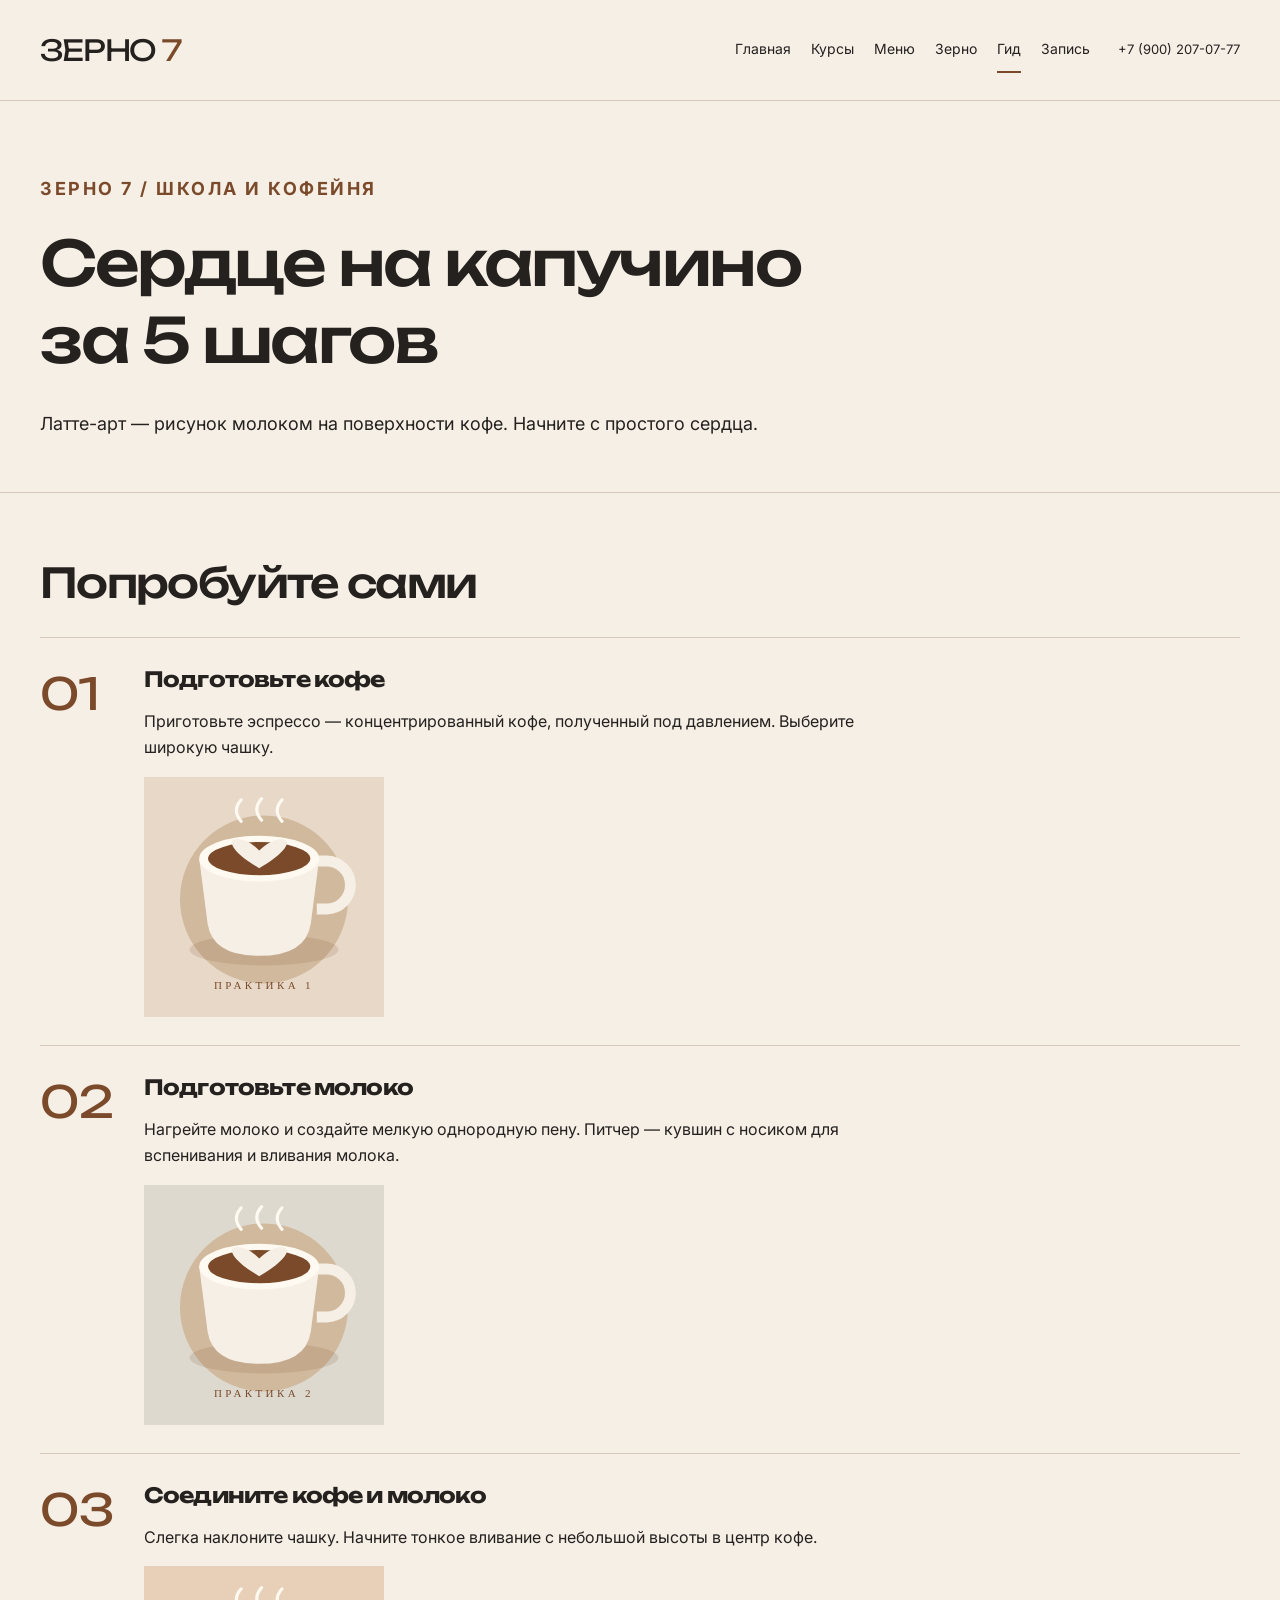
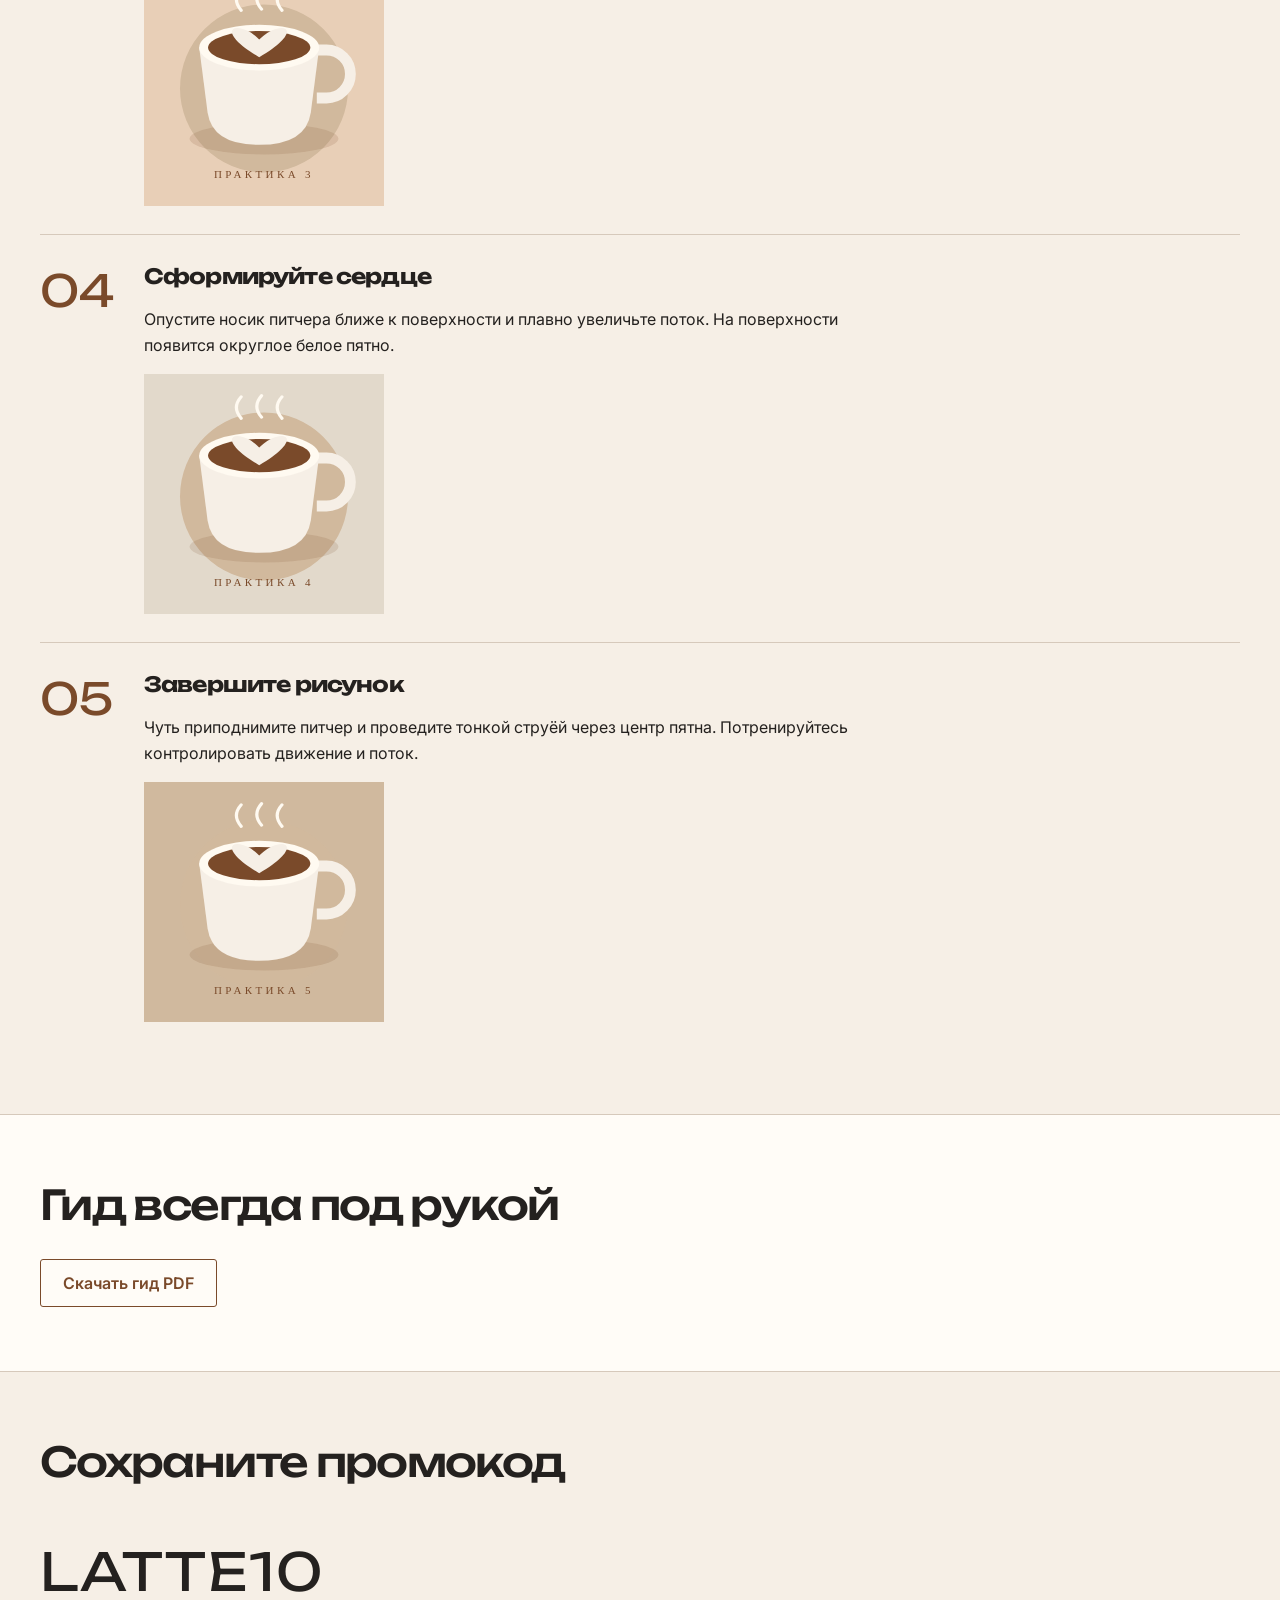
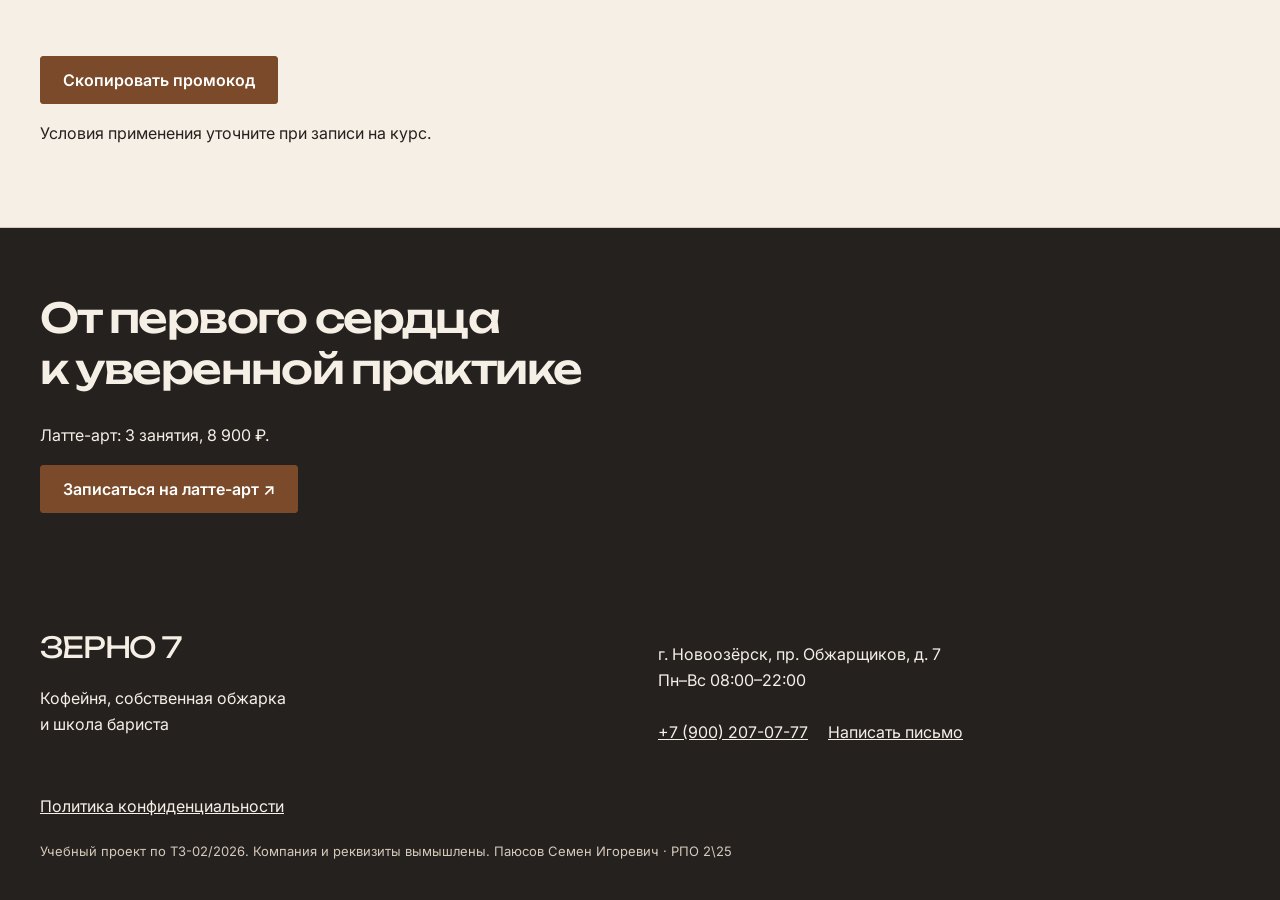
<file: latte-guide.html>
<!doctype html><html lang="ru"><head><meta charset="utf-8"><meta name="viewport" content="width=device-width, initial-scale=1"><title>Гид по латте-арту — Зерно 7</title><meta name="description" content="Сердце на капучино за пять шагов и курс латте-арта в школе «Зерно 7»."><meta property="og:title" content="Гид по латте-арту — Зерно 7"><meta property="og:description" content="Сердце на капучино за пять шагов и курс латте-арта в школе «Зерно 7»."><meta property="og:image" content="img/og.jpg"><meta property="og:type" content="website"><meta name="theme-color" content="#7a4a2a"><link rel="icon" href="img/favicon.svg" type="image/svg+xml"><link rel="stylesheet" href="css/style.css"><script src="js/config.js"></script><script src="js/analytics.js"></script><script defer src="js/site.js"></script><script defer src="js/form.js"></script></head><body><a class="skip" href="#main">К содержанию</a><header><div class="wrap top"><a class="logo" href="index.html">ЗЕРНО <span>7</span></a><button type="button" class="nav-toggle" aria-controls="nav" aria-expanded="false">Меню</button><nav id="nav" aria-label="Основная навигация"><a href="index.html">Главная</a><a href="courses.html">Курсы</a><a href="menu.html">Меню</a><a href="beans.html">Зерно</a><a href="latte-guide.html" aria-current="page">Гид</a><a href="contacts.html">Запись</a></nav><a class="tel" href="tel:+79002070777" data-event="contact_click" data-contact-type="phone">+7 (900) 207-07-77</a></div></header><main id="main"><div class="intro wrap"><p class="eyebrow">ЗЕРНО 7 / ШКОЛА И КОФЕЙНЯ</p><h1>Сердце на капучино<br>за 5 шагов</h1><p>Латте-арт — рисунок молоком на поверхности кофе. Начните с простого сердца.</p></div><section class="section "><div class="wrap"><h2>Попробуйте сами</h2><article class="guide-step"><span class="step-number">01</span><div><h3>Подготовьте кофе</h3><p>Приготовьте эспрессо — концентрированный кофе, полученный под давлением. Выберите широкую чашку.</p><img src="img/study-1.svg" loading="lazy" width="240" height="240" alt="Иллюстрация этапа 1: Подготовьте кофе"></div></article><article class="guide-step"><span class="step-number">02</span><div><h3>Подготовьте молоко</h3><p>Нагрейте молоко и создайте мелкую однородную пену. Питчер — кувшин с носиком для вспенивания и вливания молока.</p><img src="img/study-2.svg" loading="lazy" width="240" height="240" alt="Иллюстрация этапа 2: Подготовьте молоко"></div></article><article class="guide-step"><span class="step-number">03</span><div><h3>Соедините кофе и молоко</h3><p>Слегка наклоните чашку. Начните тонкое вливание с небольшой высоты в центр кофе.</p><img src="img/study-3.svg" loading="lazy" width="240" height="240" alt="Иллюстрация этапа 3: Соедините кофе и молоко"></div></article><article class="guide-step"><span class="step-number">04</span><div><h3>Сформируйте сердце</h3><p>Опустите носик питчера ближе к поверхности и плавно увеличьте поток. На поверхности появится округлое белое пятно.</p><img src="img/study-4.svg" loading="lazy" width="240" height="240" alt="Иллюстрация этапа 4: Сформируйте сердце"></div></article><article class="guide-step"><span class="step-number">05</span><div><h3>Завершите рисунок</h3><p>Чуть приподнимите питчер и проведите тонкой струёй через центр пятна. Потренируйтесь контролировать движение и поток.</p><img src="img/study-5.svg" loading="lazy" width="240" height="240" alt="Иллюстрация этапа 5: Завершите рисунок"></div></article></div></section><section class="section white"><div class="wrap"><h2>Гид всегда под рукой</h2><a class="btn outline" href="files/latte-guide.pdf" download>Скачать гид PDF</a></div></section><section class="section "><div class="wrap"><h2>Сохраните промокод</h2><p class="promo">LATTE10</p><button type="button" id="copy-promo">Скопировать промокод</button><p id="promo-status" role="status"></p><p>Условия применения уточните при записи на курс.</p></div></section><section class="section dark"><div class="wrap"><h2>От первого сердца<br>к уверенной практике</h2><p>Латте-арт: 3 занятия, 8 900 ₽.</p><a class="btn" href="contacts.html?course=latte_art" data-event="cta_click" data-button-name="guide_course" data-page-section="guide">Записаться на латте-арт ↗</a></div></section></main><footer class="footer"><div class="wrap"><div class="split"><div><a class="logo" href="index.html">ЗЕРНО 7</a><p>Кофейня, собственная обжарка<br>и школа бариста</p></div><div><p>г. Новоозёрск, пр. Обжарщиков, д. 7<br>Пн–Вс 08:00–22:00</p><a href="tel:+79002070777" data-event="contact_click" data-contact-type="phone">+7 (900) 207-07-77</a><a href="mailto:hello@zerno7.example" data-event="contact_click" data-contact-type="email">Написать письмо</a></div></div><div data-social-links data-page-section="footer"></div><a href="privacy.html">Политика конфиденциальности</a><p class="small">Учебный проект по ТЗ-02/2026. Компания и реквизиты вымышлены. Паюсов Семен Игоревич · РПО 2\25</p></div></footer></body></html>
</file>
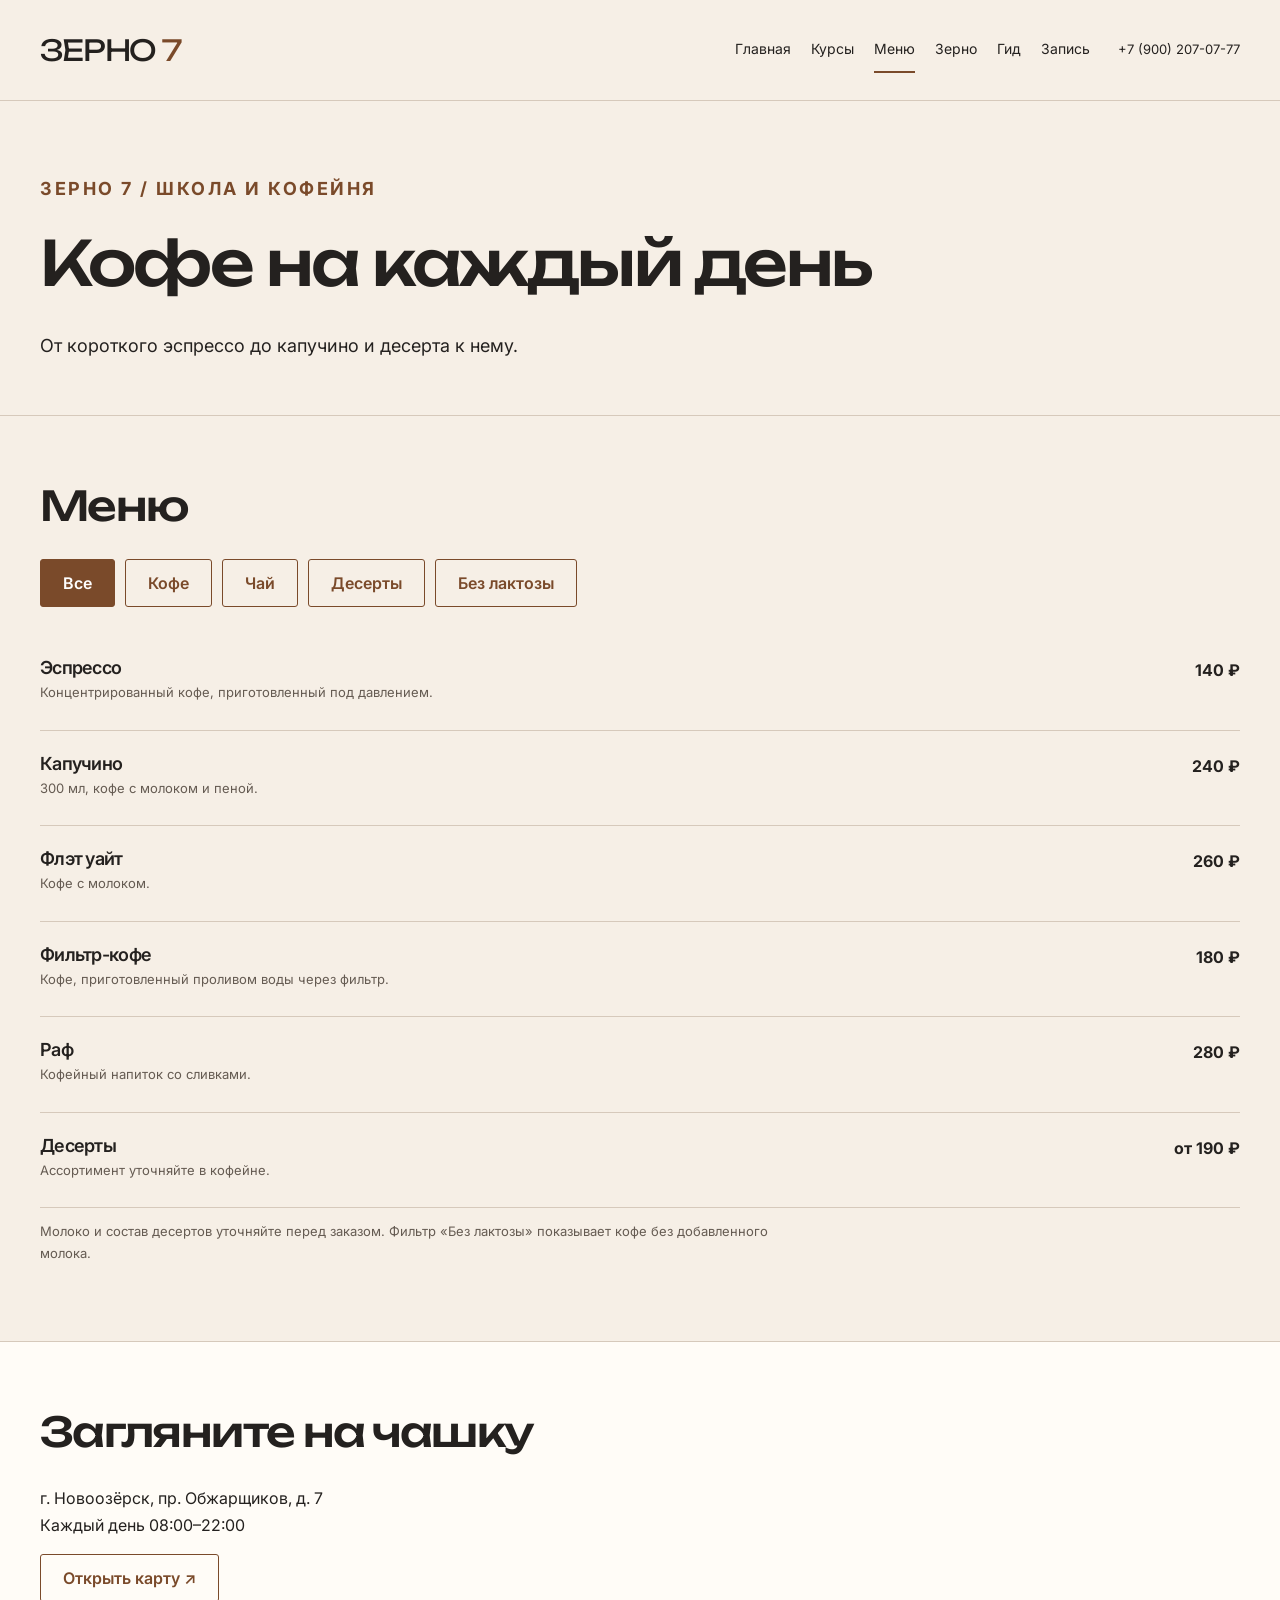
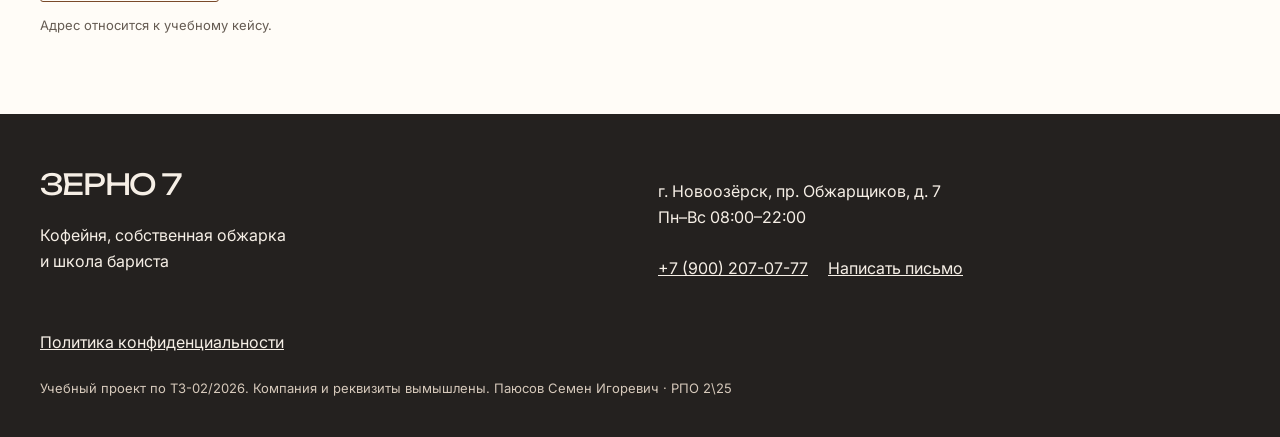
<file: menu.html>
<!doctype html><html lang="ru"><head><meta charset="utf-8"><meta name="viewport" content="width=device-width, initial-scale=1"><title>Меню кофейни — Зерно 7</title><meta name="description" content="Кофе и десерты «Зерно 7». Кофейня открыта ежедневно с 08:00 до 22:00."><meta property="og:title" content="Меню кофейни — Зерно 7"><meta property="og:description" content="Кофе и десерты «Зерно 7». Кофейня открыта ежедневно с 08:00 до 22:00."><meta property="og:image" content="img/og.jpg"><meta property="og:type" content="website"><meta name="theme-color" content="#7a4a2a"><link rel="icon" href="img/favicon.svg" type="image/svg+xml"><link rel="stylesheet" href="css/style.css"><script src="js/config.js"></script><script src="js/analytics.js"></script><script defer src="js/site.js"></script><script defer src="js/form.js"></script></head><body><a class="skip" href="#main">К содержанию</a><header><div class="wrap top"><a class="logo" href="index.html">ЗЕРНО <span>7</span></a><button type="button" class="nav-toggle" aria-controls="nav" aria-expanded="false">Меню</button><nav id="nav" aria-label="Основная навигация"><a href="index.html">Главная</a><a href="courses.html">Курсы</a><a href="menu.html" aria-current="page">Меню</a><a href="beans.html">Зерно</a><a href="latte-guide.html">Гид</a><a href="contacts.html">Запись</a></nav><a class="tel" href="tel:+79002070777" data-event="contact_click" data-contact-type="phone">+7 (900) 207-07-77</a></div></header><main id="main"><div class="intro wrap"><p class="eyebrow">ЗЕРНО 7 / ШКОЛА И КОФЕЙНЯ</p><h1>Кофе на каждый день</h1><p>От короткого эспрессо до капучино и десерта к нему.</p></div><section class="section "><div class="wrap"><h2>Меню</h2><div class="filters" aria-label="Категории меню"><button type="button" data-filter="all" aria-pressed="true">Все</button><button type="button" data-filter="coffee" aria-pressed="false">Кофе</button><button type="button" data-filter="tea" aria-pressed="false">Чай</button><button type="button" data-filter="desserts" aria-pressed="false">Десерты</button><button type="button" data-filter="lactose_free" aria-pressed="false">Без лактозы</button></div><article class="menu-row" data-categories="coffee lactose_free"><div><h3>Эспрессо</h3><p class="small">Концентрированный кофе, приготовленный под давлением.</p></div><strong>140 ₽</strong></article><article class="menu-row" data-categories="coffee"><div><h3>Капучино</h3><p class="small">300 мл, кофе с молоком и пеной.</p></div><strong>240 ₽</strong></article><article class="menu-row" data-categories="coffee"><div><h3>Флэт уайт</h3><p class="small">Кофе с молоком.</p></div><strong>260 ₽</strong></article><article class="menu-row" data-categories="coffee lactose_free"><div><h3>Фильтр-кофе</h3><p class="small">Кофе, приготовленный проливом воды через фильтр.</p></div><strong>180 ₽</strong></article><article class="menu-row" data-categories="coffee"><div><h3>Раф</h3><p class="small">Кофейный напиток со сливками.</p></div><strong>280 ₽</strong></article><article class="menu-row" data-categories="desserts"><div><h3>Десерты</h3><p class="small">Ассортимент уточняйте в кофейне.</p></div><strong>от 190 ₽</strong></article><p id="menu-empty" class="empty" hidden>Ассортимент этой категории уточняйте в кофейне.</p><p class="small">Молоко и состав десертов уточняйте перед заказом. Фильтр «Без лактозы» показывает кофе без добавленного молока.</p></div></section><section class="section white"><div class="wrap"><h2>Загляните на чашку</h2><p>г. Новоозёрск, пр. Обжарщиков, д. 7<br>Каждый день 08:00–22:00</p><a class="btn outline" target="_blank" rel="noopener" href="https://yandex.ru/maps/?text=Новоозёрск%20Обжарщиков%207" data-event="map_open" data-map-service="yandex">Открыть карту ↗</a><p class="small">Адрес относится к учебному кейсу.</p></div></section></main><footer class="footer"><div class="wrap"><div class="split"><div><a class="logo" href="index.html">ЗЕРНО 7</a><p>Кофейня, собственная обжарка<br>и школа бариста</p></div><div><p>г. Новоозёрск, пр. Обжарщиков, д. 7<br>Пн–Вс 08:00–22:00</p><a href="tel:+79002070777" data-event="contact_click" data-contact-type="phone">+7 (900) 207-07-77</a><a href="mailto:hello@zerno7.example" data-event="contact_click" data-contact-type="email">Написать письмо</a></div></div><div data-social-links data-page-section="footer"></div><a href="privacy.html">Политика конфиденциальности</a><p class="small">Учебный проект по ТЗ-02/2026. Компания и реквизиты вымышлены. Паюсов Семен Игоревич · РПО 2\25</p></div></footer></body></html>
</file>
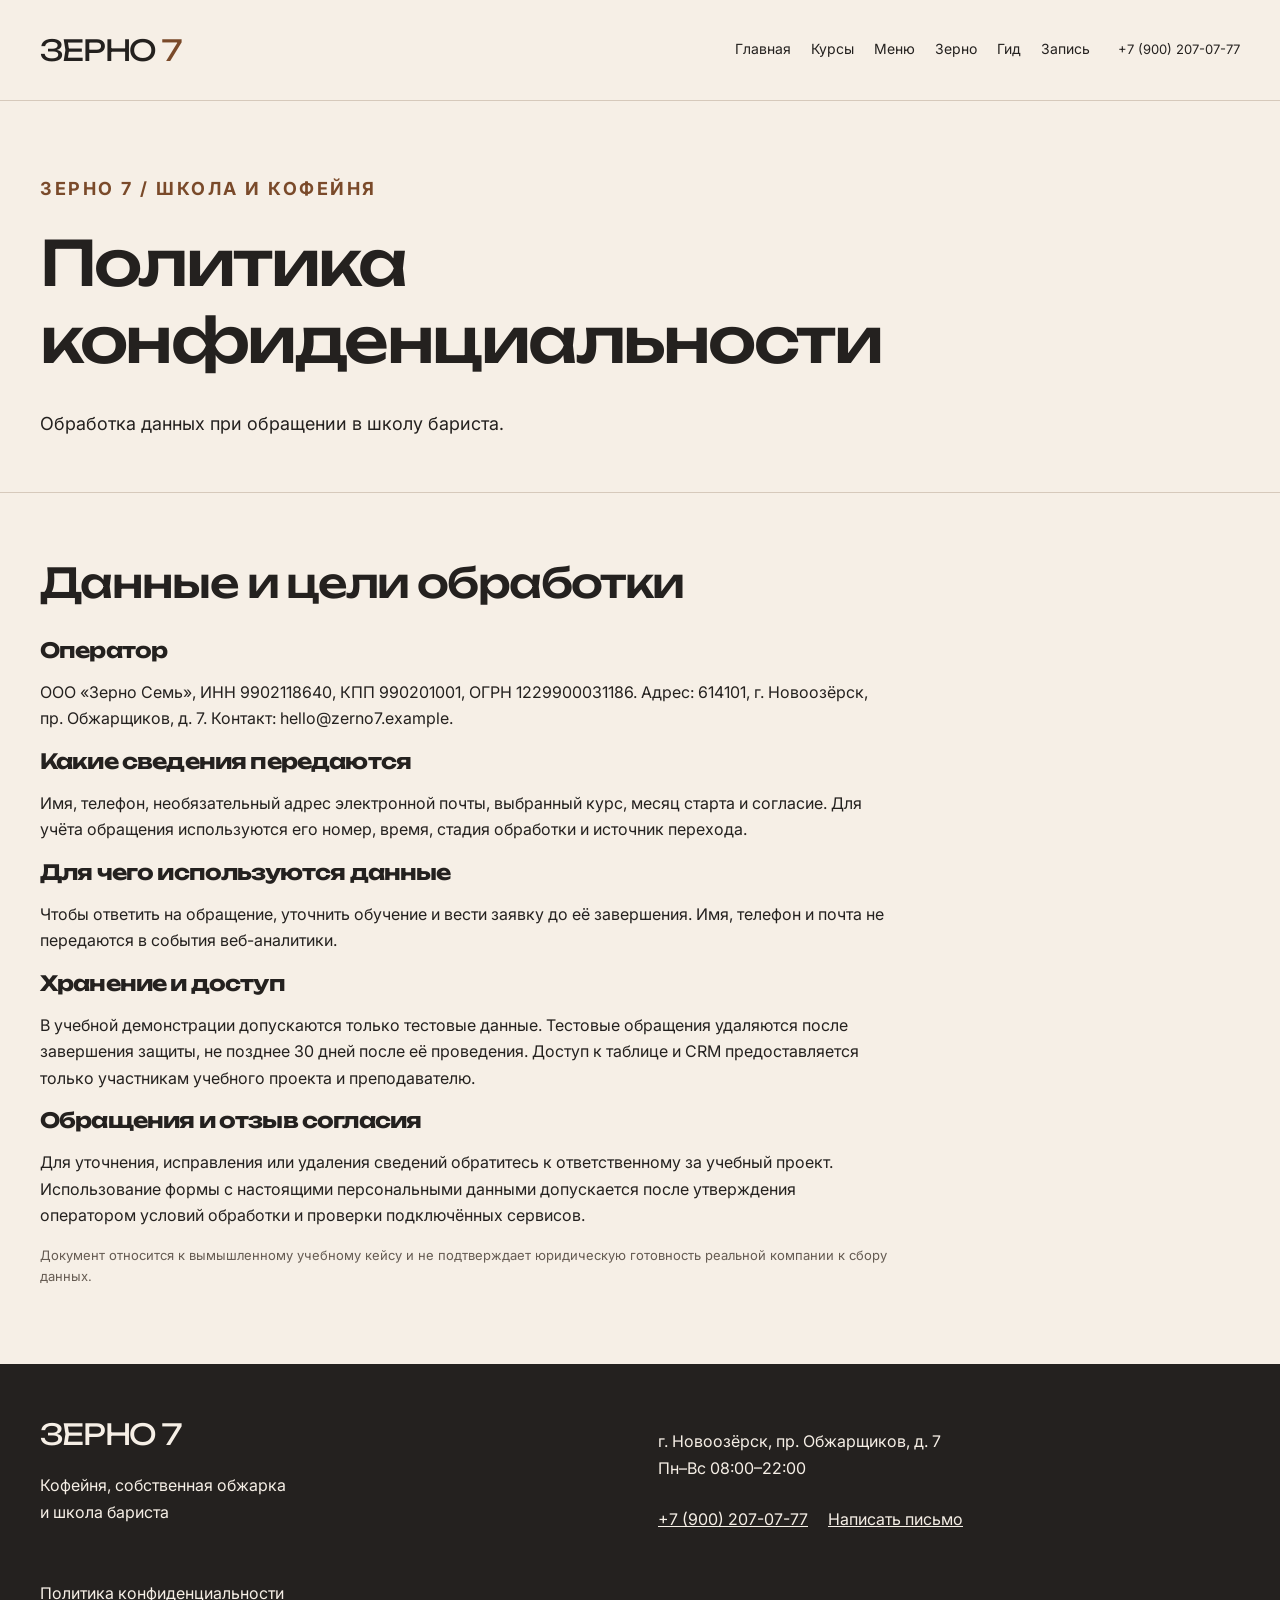
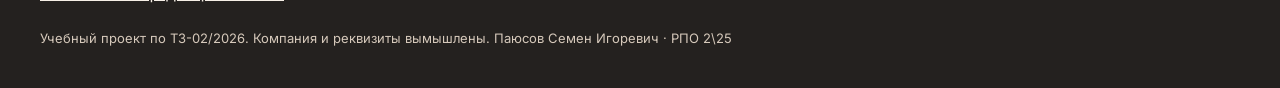
<file: privacy.html>
<!doctype html><html lang="ru"><head><meta charset="utf-8"><meta name="viewport" content="width=device-width, initial-scale=1"><title>Политика конфиденциальности — Зерно 7</title><meta name="description" content="Информация об обработке данных формы записи на курсы «Зерно 7»."><meta property="og:title" content="Политика конфиденциальности — Зерно 7"><meta property="og:description" content="Информация об обработке данных формы записи на курсы «Зерно 7»."><meta property="og:image" content="img/og.jpg"><meta property="og:type" content="website"><meta name="theme-color" content="#7a4a2a"><link rel="icon" href="img/favicon.svg" type="image/svg+xml"><link rel="stylesheet" href="css/style.css"><script src="js/config.js"></script><script src="js/analytics.js"></script><script defer src="js/site.js"></script><script defer src="js/form.js"></script></head><body><a class="skip" href="#main">К содержанию</a><header><div class="wrap top"><a class="logo" href="index.html">ЗЕРНО <span>7</span></a><button type="button" class="nav-toggle" aria-controls="nav" aria-expanded="false">Меню</button><nav id="nav" aria-label="Основная навигация"><a href="index.html">Главная</a><a href="courses.html">Курсы</a><a href="menu.html">Меню</a><a href="beans.html">Зерно</a><a href="latte-guide.html">Гид</a><a href="contacts.html">Запись</a></nav><a class="tel" href="tel:+79002070777" data-event="contact_click" data-contact-type="phone">+7 (900) 207-07-77</a></div></header><main id="main"><div class="intro wrap"><p class="eyebrow">ЗЕРНО 7 / ШКОЛА И КОФЕЙНЯ</p><h1>Политика<br>конфиденциальности</h1><p>Обработка данных при обращении в школу бариста.</p></div><section class="section "><div class="wrap"><h2>Данные и цели обработки</h2><div class="legal"><h3>Оператор</h3><p>ООО «Зерно Семь», ИНН 9902118640, КПП 990201001, ОГРН 1229900031186. Адрес: 614101, г. Новоозёрск, пр. Обжарщиков, д. 7. Контакт: hello@zerno7.example.</p><h3>Какие сведения передаются</h3><p>Имя, телефон, необязательный адрес электронной почты, выбранный курс, месяц старта и согласие. Для учёта обращения используются его номер, время, стадия обработки и источник перехода.</p><h3>Для чего используются данные</h3><p>Чтобы ответить на обращение, уточнить обучение и вести заявку до её завершения. Имя, телефон и почта не передаются в события веб-аналитики.</p><h3>Хранение и доступ</h3><p>В учебной демонстрации допускаются только тестовые данные. Тестовые обращения удаляются после завершения защиты, не позднее 30 дней после её проведения. Доступ к таблице и CRM предоставляется только участникам учебного проекта и преподавателю.</p><h3>Обращения и отзыв согласия</h3><p>Для уточнения, исправления или удаления сведений обратитесь к ответственному за учебный проект. Использование формы с настоящими персональными данными допускается после утверждения оператором условий обработки и проверки подключённых сервисов.</p><p class="small">Документ относится к вымышленному учебному кейсу и не подтверждает юридическую готовность реальной компании к сбору данных.</p></div></div></section></main><footer class="footer"><div class="wrap"><div class="split"><div><a class="logo" href="index.html">ЗЕРНО 7</a><p>Кофейня, собственная обжарка<br>и школа бариста</p></div><div><p>г. Новоозёрск, пр. Обжарщиков, д. 7<br>Пн–Вс 08:00–22:00</p><a href="tel:+79002070777" data-event="contact_click" data-contact-type="phone">+7 (900) 207-07-77</a><a href="mailto:hello@zerno7.example" data-event="contact_click" data-contact-type="email">Написать письмо</a></div></div><div data-social-links data-page-section="footer"></div><a href="privacy.html">Политика конфиденциальности</a><p class="small">Учебный проект по ТЗ-02/2026. Компания и реквизиты вымышлены. Паюсов Семен Игоревич · РПО 2\25</p></div></footer></body></html>
</file>
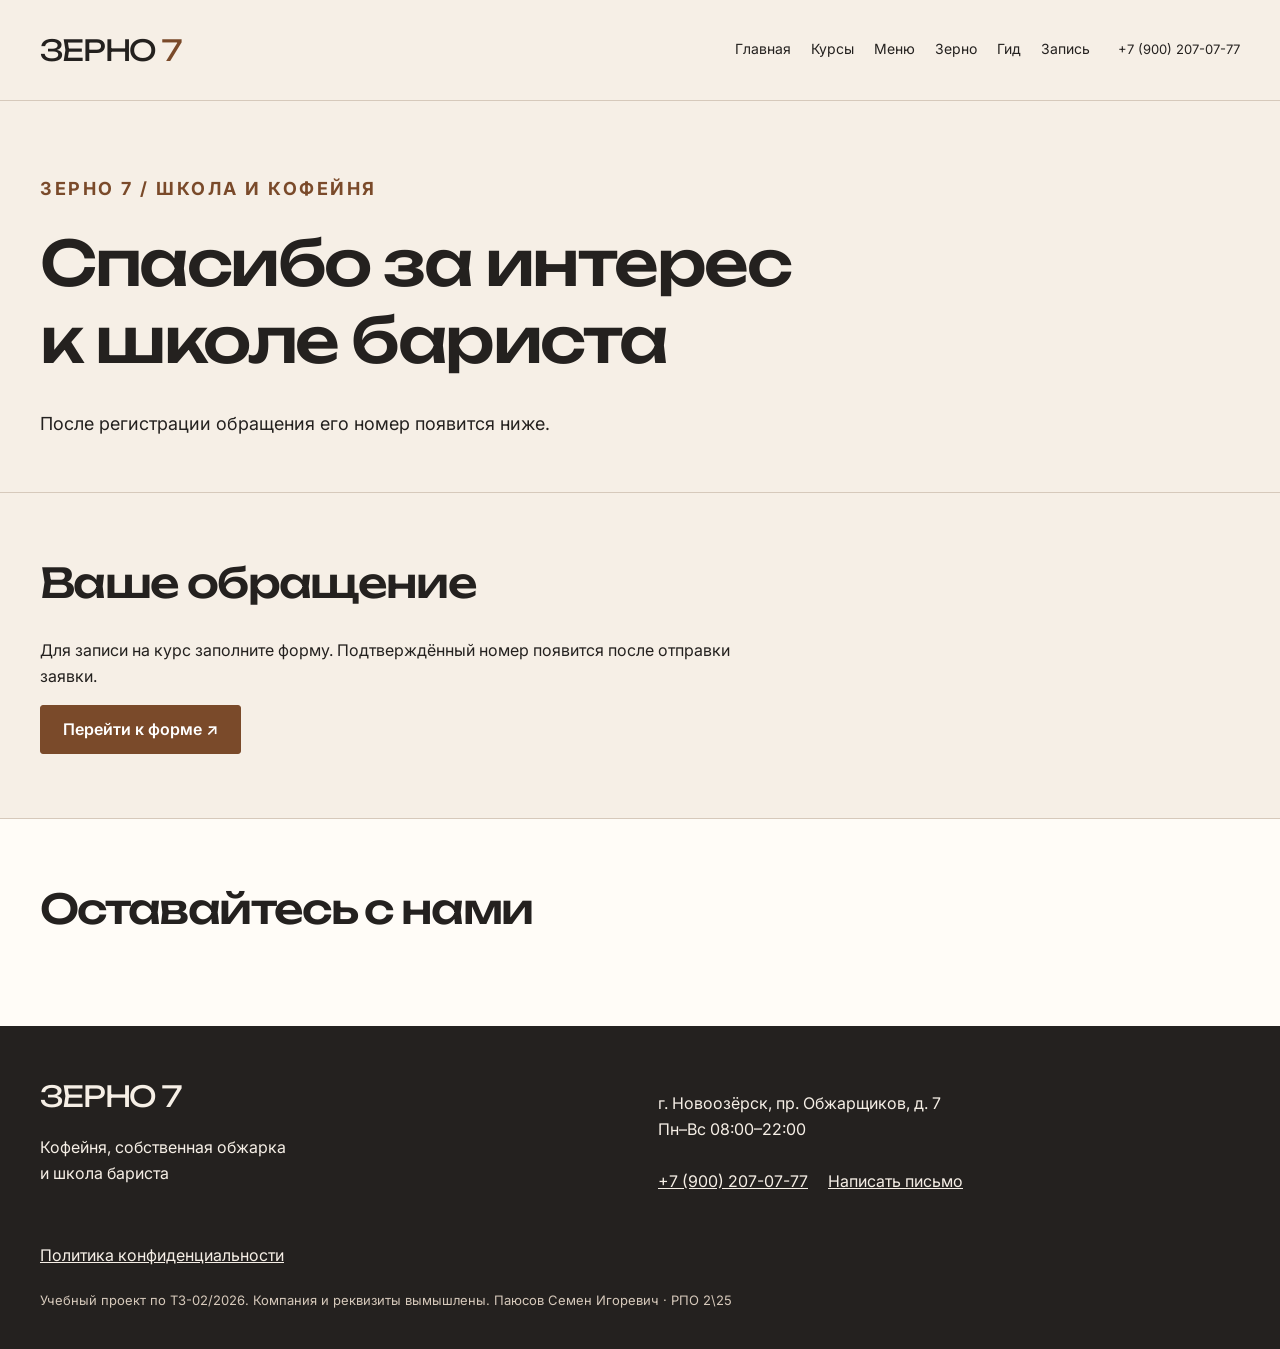
<file: thanks.html>
<!doctype html><html lang="ru"><head><meta charset="utf-8"><meta name="viewport" content="width=device-width, initial-scale=1"><title>Заявка получена — Зерно 7</title><meta name="description" content="Подтверждение регистрации обращения в школе бариста."><meta property="og:title" content="Заявка получена — Зерно 7"><meta property="og:description" content="Подтверждение регистрации обращения в школе бариста."><meta property="og:image" content="img/og.jpg"><meta property="og:type" content="website"><meta name="theme-color" content="#7a4a2a"><link rel="icon" href="img/favicon.svg" type="image/svg+xml"><link rel="stylesheet" href="css/style.css"><script src="js/config.js"></script><script src="js/analytics.js"></script><script defer src="js/site.js"></script><script defer src="js/form.js"></script></head><body><a class="skip" href="#main">К содержанию</a><header><div class="wrap top"><a class="logo" href="index.html">ЗЕРНО <span>7</span></a><button type="button" class="nav-toggle" aria-controls="nav" aria-expanded="false">Меню</button><nav id="nav" aria-label="Основная навигация"><a href="index.html">Главная</a><a href="courses.html">Курсы</a><a href="menu.html">Меню</a><a href="beans.html">Зерно</a><a href="latte-guide.html">Гид</a><a href="contacts.html">Запись</a></nav><a class="tel" href="tel:+79002070777" data-event="contact_click" data-contact-type="phone">+7 (900) 207-07-77</a></div></header><main id="main"><div class="intro wrap"><p class="eyebrow">ЗЕРНО 7 / ШКОЛА И КОФЕЙНЯ</p><h1>Спасибо за интерес<br>к школе бариста</h1><p>После регистрации обращения его номер появится ниже.</p></div><section class="section "><div class="wrap"><h2>Ваше обращение</h2><div id="thanks-content"><p>Для записи на курс заполните форму. Подтверждённый номер появится после отправки заявки.</p><a class="btn" href="contacts.html" data-event="cta_click" data-button-name="thanks_empty" data-page-section="main">Перейти к форме ↗</a></div></div></section><section class="section white"><div class="wrap"><h2>Оставайтесь с нами</h2><div data-social-links data-page-section="thanks"></div></div></section></main><footer class="footer"><div class="wrap"><div class="split"><div><a class="logo" href="index.html">ЗЕРНО 7</a><p>Кофейня, собственная обжарка<br>и школа бариста</p></div><div><p>г. Новоозёрск, пр. Обжарщиков, д. 7<br>Пн–Вс 08:00–22:00</p><a href="tel:+79002070777" data-event="contact_click" data-contact-type="phone">+7 (900) 207-07-77</a><a href="mailto:hello@zerno7.example" data-event="contact_click" data-contact-type="email">Написать письмо</a></div></div><div data-social-links data-page-section="footer"></div><a href="privacy.html">Политика конфиденциальности</a><p class="small">Учебный проект по ТЗ-02/2026. Компания и реквизиты вымышлены. Паюсов Семен Игоревич · РПО 2\25</p></div></footer></body></html>
</file>
<file: css/style.css>
@import url('https://fonts.googleapis.com/css2?family=Inter:wght@400;500;600;700&family=Unbounded:wght@400;500;600;700&display=swap');
:root{--cream:#f6efe6;--coffee:#7a4a2a;--ink:#24211f;--line:#d6c9bb;--paper:#fffcf7}*{box-sizing:border-box}html{scroll-behavior:smooth}body{margin:0;background:var(--cream);color:var(--ink);font:16px/1.65 Inter,Arial,sans-serif}a{color:inherit}button,input,select{font:inherit}button,a,input,select{touch-action:manipulation}button,a.btn{min-height:46px}h1,h2,h3,.logo{font-family:Unbounded,Arial,sans-serif;line-height:1.25;letter-spacing:-.04em}h1{font-size:clamp(36px,6vw,78px);font-weight:500;margin:20px 0 30px;max-width:1050px}h2{font-size:clamp(25px,3.2vw,42px);font-weight:500;margin:0 0 28px}h3{font-size:21px;margin:0 0 16px}p{max-width:740px}img{max-width:100%;display:block}header{border-bottom:1px solid var(--line);background:var(--cream)}.wrap{width:min(1200px,calc(100% - 48px));margin:auto}.top{min-height:100px;display:flex;align-items:center;gap:28px}.logo{text-decoration:none;font-size:29px;white-space:nowrap}.logo span{color:var(--coffee)}nav{display:flex;align-items:center;gap:20px;margin-left:auto}nav a{display:flex;align-items:center;min-height:46px;text-decoration:none;font-size:14px;border-bottom:2px solid transparent}nav a[aria-current]{border-color:var(--coffee)}.nav-toggle{display:none}.tel{white-space:nowrap;font-size:13px;text-decoration:none}.tag,.eyebrow{text-transform:uppercase;letter-spacing:.14em;font-size:12px;font-weight:700;color:var(--coffee)}.hero{padding:70px 0 64px;display:grid;grid-template-columns:1.25fr 1fr;align-items:center;gap:40px}.hero p{font-size:18px;max-width:560px}.hero-visual{border-radius:50% 50% 12px 12px;background:#e7d8c8;overflow:hidden}.hero-visual img{width:100%;aspect-ratio:1;object-fit:cover}.actions{display:flex;gap:12px;flex-wrap:wrap;margin:28px 0}.btn,button{border:1px solid var(--coffee);background:var(--coffee);color:white;padding:12px 22px;border-radius:3px;text-decoration:none;display:inline-flex;align-items:center;justify-content:center;cursor:pointer;font-weight:600;line-height:1.4}.btn.outline,button.secondary{color:var(--coffee);background:transparent}.btn:hover,button:hover{filter:brightness(.9)}a:focus-visible,button:focus-visible,input:focus-visible,select:focus-visible{outline:3px solid #ce8c30;outline-offset:4px}button:disabled{opacity:.45;cursor:not-allowed}.meta{display:flex;gap:24px;flex-wrap:wrap;font-size:13px;border-top:1px solid var(--line);padding-top:22px}.section{padding:64px 0;border-top:1px solid var(--line)}.section.white{background:var(--paper)}.section.dark{background:var(--ink);color:var(--cream)}.section.dark .eyebrow{color:#d8b48d}.grid{display:grid;grid-template-columns:repeat(2,minmax(0,1fr));gap:20px}.grid.three{grid-template-columns:repeat(3,minmax(0,1fr))}.card{padding:30px;border:1px solid var(--line);background:var(--paper)}.card .number{font:13px Unbounded,sans-serif;color:var(--coffee);margin-bottom:30px}.price{font-size:26px;font-weight:600;margin:24px 0 14px}.card a{display:inline-block;min-height:44px;padding:10px 0;color:var(--coffee)}.intro{padding:55px 0 36px}.intro h1{font-size:clamp(34px,5vw,62px)}.intro p{font-size:18px}.split{display:grid;grid-template-columns:1fr 1fr;gap:36px}.small{font-size:13px;color:#655b52}.note{border-left:3px solid var(--coffee);padding-left:18px}.filters{display:flex;gap:10px;flex-wrap:wrap;margin-bottom:28px}.filters button{background:transparent;color:var(--coffee)}.filters button[aria-pressed=true]{background:var(--coffee);color:white}.menu-row{display:flex;justify-content:space-between;gap:24px;border-bottom:1px solid var(--line);padding:22px 0}.menu-row h3{font:600 18px Inter,sans-serif;margin:0}.menu-row p{margin:4px 0}.menu-row strong{white-space:nowrap}.date{padding:18px 0;border-top:1px solid var(--line);display:flex;gap:20px;align-items:center;justify-content:space-between}.date small{display:block}.date button{font-size:13px}.form{max-width:720px}.field{display:block;margin:0 0 20px}.field label{display:block;font-weight:600;margin-bottom:7px}input,select{border:1px solid #9f8d7b;background:#fffefa;color:var(--ink);padding:13px;width:100%;min-height:48px;border-radius:3px}.check{display:flex;gap:12px;align-items:flex-start}.check input{width:21px;min-height:21px;margin-top:4px;flex-shrink:0}.error{display:block;color:#a02d22;font-size:14px;margin-top:5px;min-height:1px}[aria-invalid=true]{border:2px solid #a02d22}.status{padding:12px 0;font-weight:600}.quiz fieldset{border:0;border-bottom:1px solid var(--line);padding:20px 0;margin:0}.quiz legend{font-weight:600}.quiz label{display:flex;gap:10px;align-items:center;padding:10px 0;cursor:pointer}.quiz input{width:19px;min-height:19px}.quiz-result{margin-top:24px}.gallery{display:grid;grid-template-columns:repeat(3,1fr);gap:14px}.gallery button{padding:0;background:#e5d5c3;border:0;overflow:hidden}.gallery img{width:100%;aspect-ratio:1;object-fit:cover}.gallery-caption{font-size:13px}.guide-step{display:grid;grid-template-columns:80px 1fr;gap:24px;padding:28px 0;border-top:1px solid var(--line)}.step-number{font:44px Unbounded,sans-serif;color:var(--coffee)}details{border-top:1px solid var(--line);padding:18px 0}summary{cursor:pointer;font-weight:600;min-height:44px}.footer{padding:48px 0 25px;background:var(--ink);color:var(--cream)}.footer .split{margin-bottom:30px}.footer a{display:inline-flex;align-items:center;min-height:44px;margin-right:20px}.footer .small{color:#d6c9bb}.empty{padding:25px 0}.promo{font:clamp(24px,5vw,52px) Unbounded,sans-serif;letter-spacing:.04em}.skip{position:absolute;left:10px;top:-60px;background:white;padding:10px;z-index:9}.skip:focus{top:10px}dialog{max-width:min(90vw,800px);border:1px solid var(--coffee);padding:22px;background:var(--cream)}dialog::backdrop{background:#000a}dialog img{max-height:70vh;margin:auto}dialog button{margin-top:12px}.request-number{overflow-wrap:anywhere;font-family:monospace}.legal p{max-width:850px}.download{margin:30px 0}.course-program li{margin-bottom:6px}[hidden]{display:none!important}@media(max-width:1000px){.top{gap:15px}nav{gap:10px}.tel{display:none}}@media(max-width:760px){.wrap{width:calc(100% - 36px)}.top{min-height:78px;flex-wrap:wrap}.logo{font-size:25px}.nav-toggle{display:inline-flex;margin-left:auto;background:transparent;color:var(--coffee);padding:10px 14px}nav{display:none;width:100%;flex-direction:column;align-items:stretch;margin:0 0 15px;gap:0}nav.open{display:flex}nav a{padding:10px 0}.hero{grid-template-columns:1fr;padding-top:40px;gap:20px}.hero-visual{max-width:450px;width:100%;margin:auto}.grid,.grid.three,.split{grid-template-columns:1fr}.section{padding:42px 0}.card{padding:24px}.gallery{grid-template-columns:repeat(2,1fr)}.date{flex-wrap:wrap}.guide-step{grid-template-columns:45px 1fr;gap:15px}.step-number{font-size:32px}.actions .btn{width:100%}h1{overflow-wrap:anywhere}.meta{gap:12px}.footer .split{gap:15px}}@media(prefers-reduced-motion:reduce){html{scroll-behavior:auto}*{transition:none!important}}
</file>
